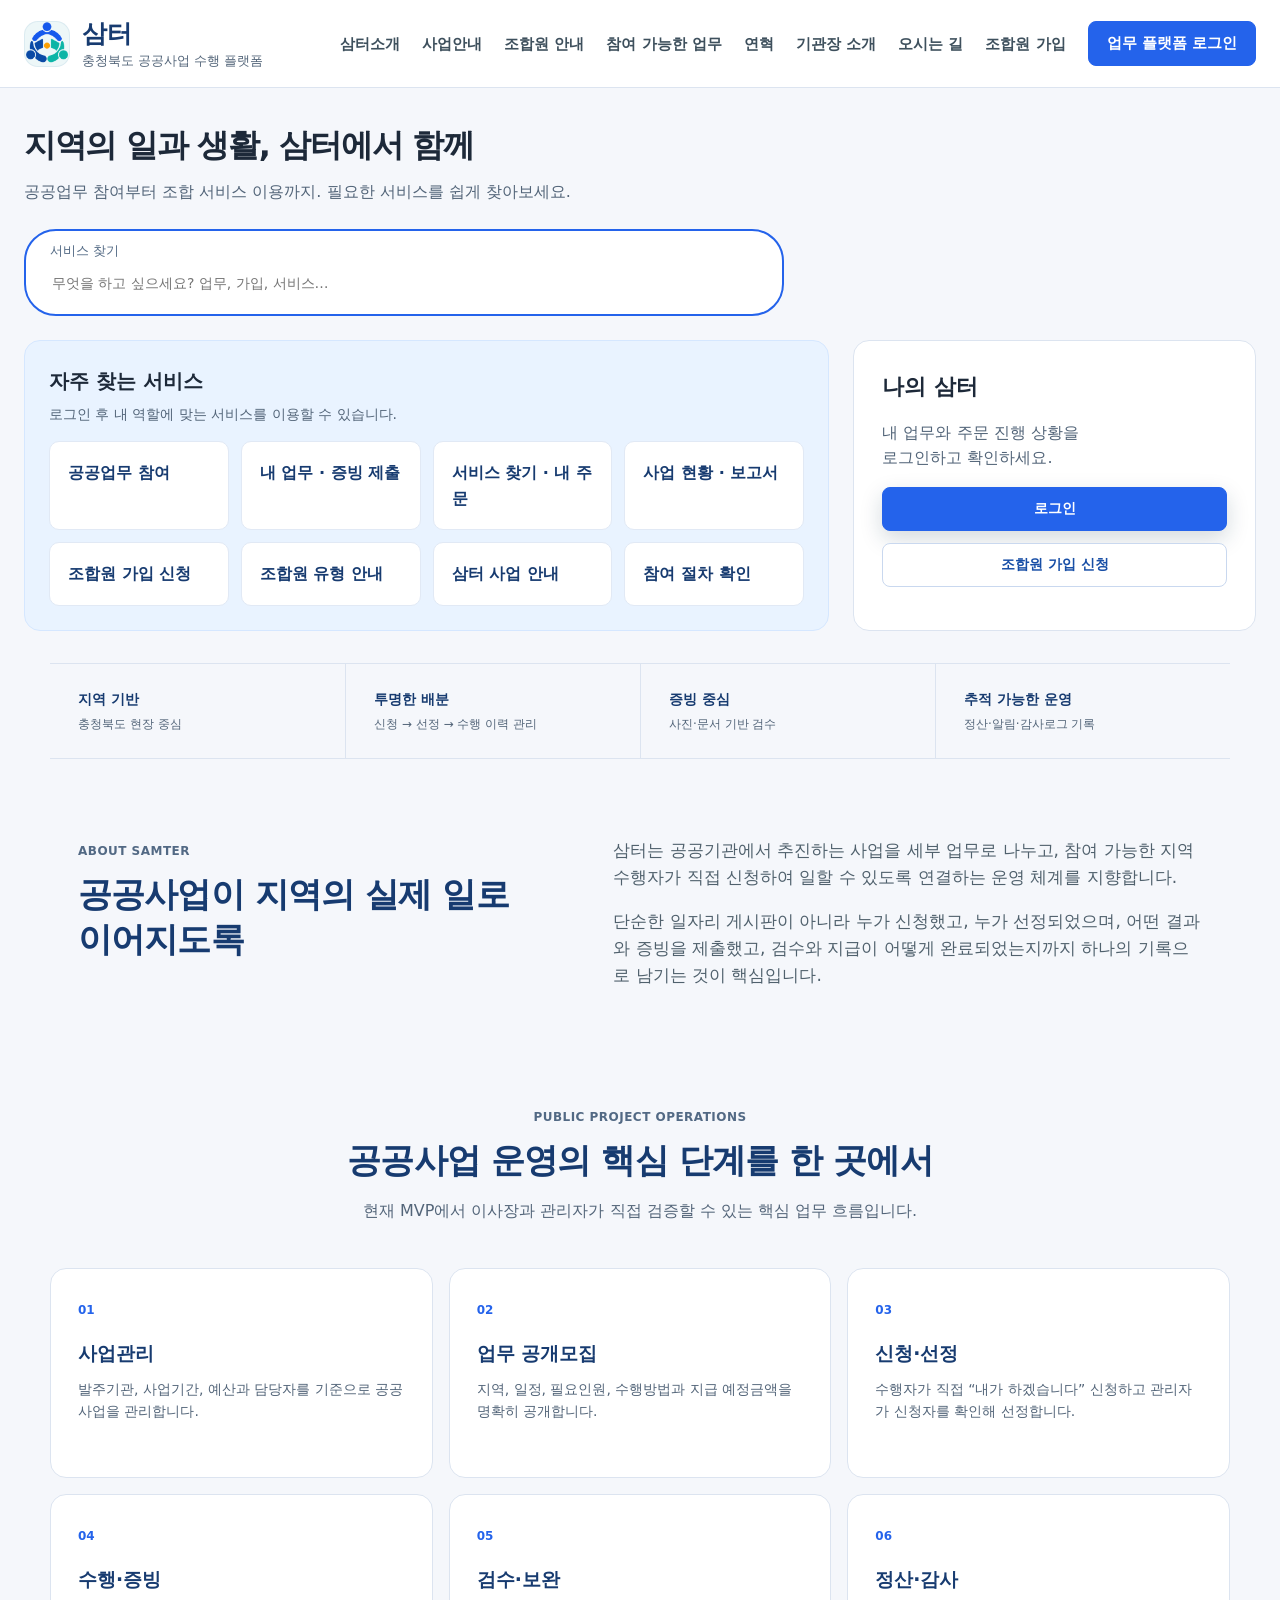
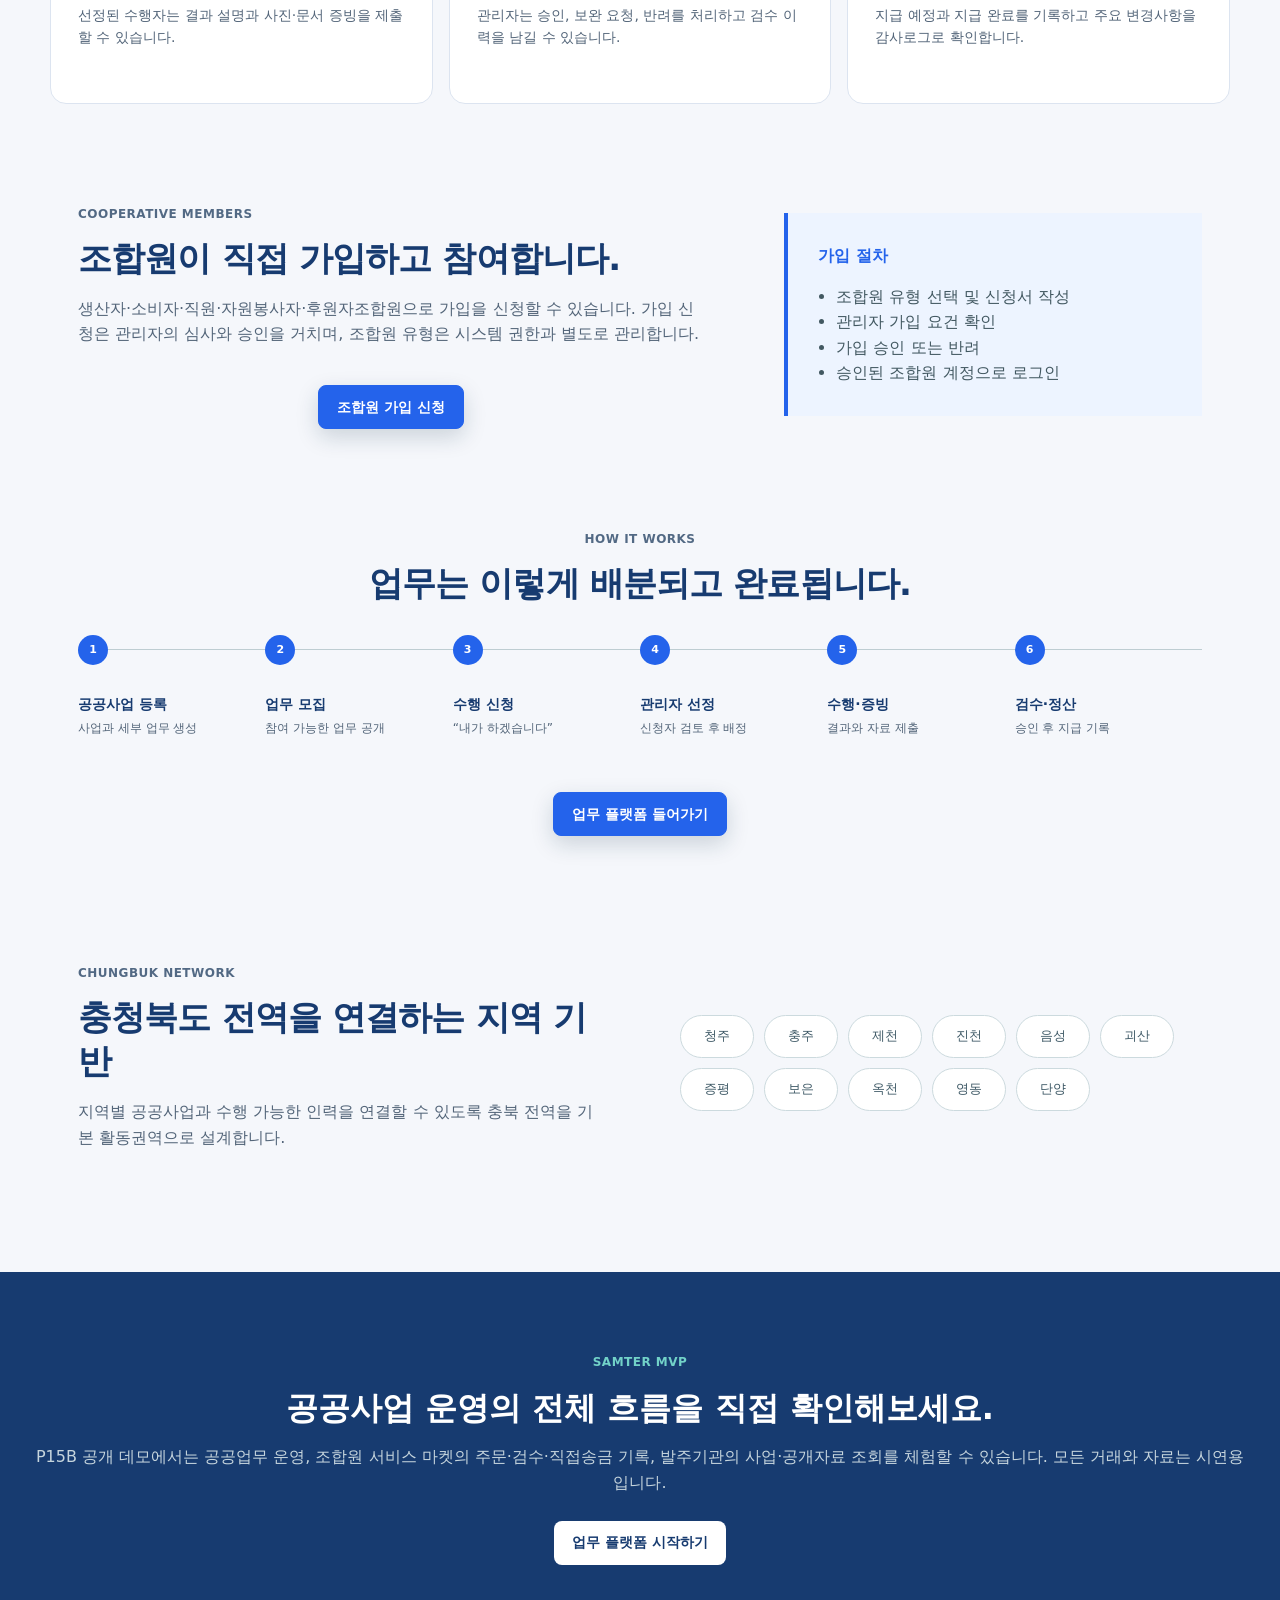
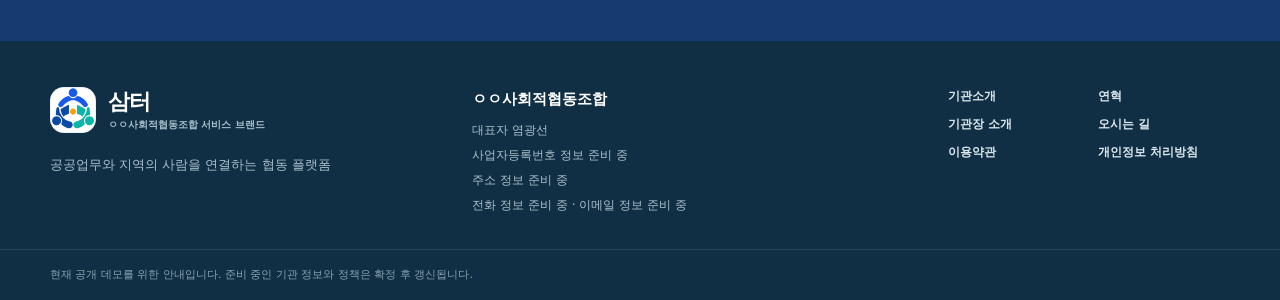
<file: index.html>
<!doctype html>
<html lang="ko">
<head>
  <meta charset="UTF-8">
  <meta name="viewport" content="width=device-width, initial-scale=1.0">
  <meta name="description" content="충청북도를 기반으로 공공사업과 지역의 사람을 연결하는 삼터 공공업무 협동 플랫폼">
  <title>삼터 | 충청북도 공공사업 수행 플랫폼</title>
  <link rel="stylesheet" href="./home.css">
  <link rel="stylesheet" href="./portal.css">
  <link rel="stylesheet" href="./site_info.css">
  <script src="./portal.js" defer></script>
  <script type="module" src="./site_info.js"></script>
</head>
<body>
  <header class="site-header">
    <a class="home-brand" href="./index.html" aria-label="삼터 홈">
      <span class="brand-symbol">三</span>
      <span class="brand-copy"><strong>삼터</strong><small>충청북도 공공사업 수행 플랫폼</small></span>
    </a>
    <nav class="site-nav" aria-label="주요 메뉴">
      <a href="#about">삼터소개</a>
      <a href="#business">사업안내</a>
      <a href="#membership">조합원 안내</a>
      <a href="#process">참여 가능한 업무</a>
      <a href="./join.html">조합원 가입</a>
      <a class="nav-login" href="./app.html">업무 플랫폼 로그인</a>
    </nav>
  </header>

  <main>
    <section class="hero" aria-labelledby="hero-title">
      <div class="hero-copy">
        <span class="eyebrow">CHUNGCHEONGBUK-DO · PUBLIC WORK</span>
        <h1 id="hero-title">지역의 일과 사람을 연결합니다.</h1>
        <p class="hero-lead">
          삼터는 충청북도를 기반으로 공공사업의 세부 업무를 지역의 수행자와 연결하고,
          사업 등록부터 업무 모집·수행·증빙·검수·정산까지 한 흐름으로 관리하는 플랫폼입니다.
        </p>
        <div class="hero-actions">
          <a class="button primary" href="./app.html">참여 가능한 업무 보기</a>
          <a class="button secondary" href="./join.html">조합원 가입</a>
          <a class="button secondary" href="./app.html">업무 플랫폼 로그인</a>
        </div>
        <p class="hero-note">가입 신청 후 관리자 심사·승인을 거쳐 조합원 계정이 활성화됩니다.</p>
      </div>
      <aside class="hero-panel" aria-label="삼터 운영 흐름">
        <span class="panel-kicker">SAMTER WORKFLOW</span>
        <h2>공공사업을 실제 수행까지 연결</h2>
        <ol class="workflow-list">
          <li><span>01</span><div><strong>사업 등록</strong><small>공공기관 사업과 예산·기간을 관리</small></div></li>
          <li><span>02</span><div><strong>업무 모집</strong><small>지역·기간·인원·지급액을 공개</small></div></li>
          <li><span>03</span><div><strong>수행</strong><small>신청자 선정 후 실제 업무 진행</small></div></li>
          <li><span>04</span><div><strong>증빙 · 검수</strong><small>사진·문서 제출과 보완·승인</small></div></li>
          <li><span>05</span><div><strong>정산</strong><small>지급대상과 지급완료 상태를 기록</small></div></li>
        </ol>
      </aside>
    </section>

    <section class="trust-strip" aria-label="운영 원칙">
      <div><strong>지역 기반</strong><span>충청북도 현장 중심</span></div>
      <div><strong>투명한 배분</strong><span>신청 → 선정 → 수행 이력 관리</span></div>
      <div><strong>증빙 중심</strong><span>사진·문서 기반 검수</span></div>
      <div><strong>추적 가능한 운영</strong><span>정산·알림·감사로그 기록</span></div>
    </section>

    <section id="about" class="section split-section">
      <div class="section-heading">
        <span class="eyebrow">ABOUT SAMTER</span>
        <h2>공공사업이 지역의 실제 일로 이어지도록</h2>
      </div>
      <div class="section-body">
        <p>
          삼터는 공공기관에서 추진하는 사업을 세부 업무로 나누고, 참여 가능한 지역 수행자가
          직접 신청하여 일할 수 있도록 연결하는 운영 체계를 지향합니다.
        </p>
        <p>
          단순한 일자리 게시판이 아니라 누가 신청했고, 누가 선정되었으며, 어떤 결과와 증빙을
          제출했고, 검수와 지급이 어떻게 완료되었는지까지 하나의 기록으로 남기는 것이 핵심입니다.
        </p>
      </div>
    </section>

    <section id="business" class="section soft-section">
      <div class="section-heading centered">
        <span class="eyebrow">PUBLIC PROJECT OPERATIONS</span>
        <h2>공공사업 운영의 핵심 단계를 한 곳에서</h2>
        <p>현재 MVP에서 이사장과 관리자가 직접 검증할 수 있는 핵심 업무 흐름입니다.</p>
      </div>
      <div class="feature-grid">
        <article><span class="feature-no">01</span><h3>사업관리</h3><p>발주기관, 사업기간, 예산과 담당자를 기준으로 공공사업을 관리합니다.</p></article>
        <article><span class="feature-no">02</span><h3>업무 공개모집</h3><p>지역, 일정, 필요인원, 수행방법과 지급 예정금액을 명확히 공개합니다.</p></article>
        <article><span class="feature-no">03</span><h3>신청·선정</h3><p>수행자가 직접 “내가 하겠습니다” 신청하고 관리자가 신청자를 확인해 선정합니다.</p></article>
        <article><span class="feature-no">04</span><h3>수행·증빙</h3><p>선정된 수행자는 결과 설명과 사진·문서 증빙을 제출할 수 있습니다.</p></article>
        <article><span class="feature-no">05</span><h3>검수·보완</h3><p>관리자는 승인, 보완 요청, 반려를 처리하고 검수 이력을 남길 수 있습니다.</p></article>
        <article><span class="feature-no">06</span><h3>정산·감사</h3><p>지급 예정과 지급 완료를 기록하고 주요 변경사항을 감사로그로 확인합니다.</p></article>
      </div>
    </section>

    <section id="membership" class="section membership-section">
      <div>
        <span class="eyebrow">COOPERATIVE MEMBERS</span>
        <h2>조합원이 직접 가입하고 참여합니다.</h2>
        <p>
          생산자·소비자·직원·자원봉사자·후원자조합원으로 가입을 신청할 수 있습니다.
          가입 신청은 관리자의 심사와 승인을 거치며, 조합원 유형은 시스템 권한과 별도로 관리합니다.
        </p>
        <div class="center-actions membership-actions"><a class="button primary" href="./join.html">조합원 가입 신청</a></div>
      </div>
      <div class="membership-card">
        <strong>가입 절차</strong>
        <ul>
          <li>조합원 유형 선택 및 신청서 작성</li>
          <li>관리자 가입 요건 확인</li>
          <li>가입 승인 또는 반려</li>
          <li>승인된 조합원 계정으로 로그인</li>
        </ul>
      </div>
    </section>

    <section id="process" class="section process-section">
      <div class="section-heading centered">
        <span class="eyebrow">HOW IT WORKS</span>
        <h2>업무는 이렇게 배분되고 완료됩니다.</h2>
      </div>
      <div class="process-line">
        <div><span>1</span><strong>공공사업 등록</strong><small>사업과 세부 업무 생성</small></div>
        <div><span>2</span><strong>업무 모집</strong><small>참여 가능한 업무 공개</small></div>
        <div><span>3</span><strong>수행 신청</strong><small>“내가 하겠습니다”</small></div>
        <div><span>4</span><strong>관리자 선정</strong><small>신청자 검토 후 배정</small></div>
        <div><span>5</span><strong>수행·증빙</strong><small>결과와 자료 제출</small></div>
        <div><span>6</span><strong>검수·정산</strong><small>승인 후 지급 기록</small></div>
      </div>
      <div class="center-actions"><a class="button primary" href="./app.html">업무 플랫폼 들어가기</a></div>
    </section>

    <section class="region-section">
      <div class="region-copy">
        <span class="eyebrow">CHUNGBUK NETWORK</span>
        <h2>충청북도 전역을 연결하는 지역 기반</h2>
        <p>지역별 공공사업과 수행 가능한 인력을 연결할 수 있도록 충북 전역을 기본 활동권역으로 설계합니다.</p>
      </div>
      <div class="region-tags" aria-label="충청북도 시군">
        <span>청주</span><span>충주</span><span>제천</span><span>진천</span><span>음성</span><span>괴산</span>
        <span>증평</span><span>보은</span><span>옥천</span><span>영동</span><span>단양</span>
      </div>
    </section>

    <section class="final-cta">
      <span class="eyebrow">SAMTER MVP</span>
      <h2>공공사업 운영의 전체 흐름을 직접 확인해보세요.</h2>
      <p>P15B 공개 데모에서는 공공업무 운영, 조합원 서비스 마켓의 주문·검수·직접송금 기록, 발주기관의 사업·공개자료 조회를 체험할 수 있습니다. 모든 거래와 자료는 시연용입니다.</p>
      <a class="button light" href="./app.html">업무 플랫폼 시작하기</a>
    </section>
  </main>

  <footer class="site-footer">
    <div><strong>삼터</strong><span>충청북도 기반 공공사업 수행 플랫폼</span></div>
    <p>본 페이지는 운영 검증을 위한 MVP 안내 페이지입니다.</p>
  </footer>
</body>
</html>
</file>
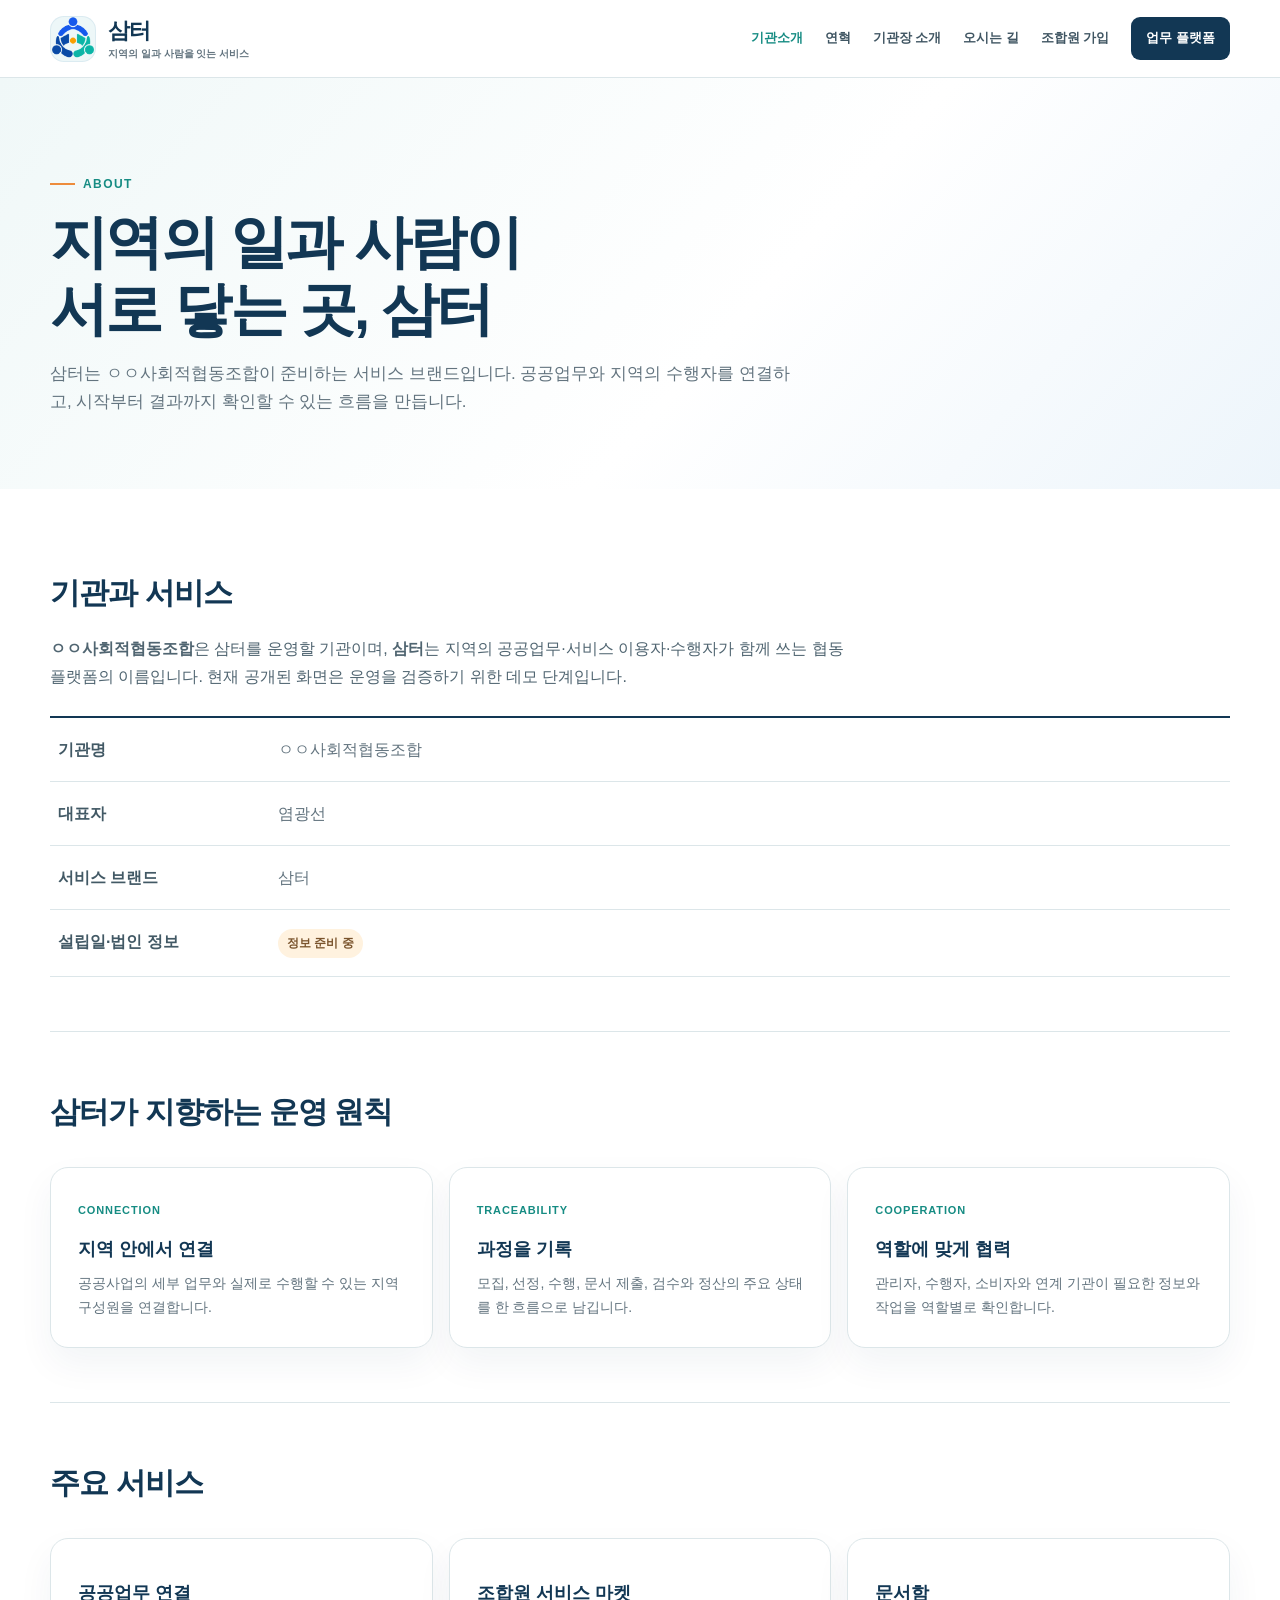
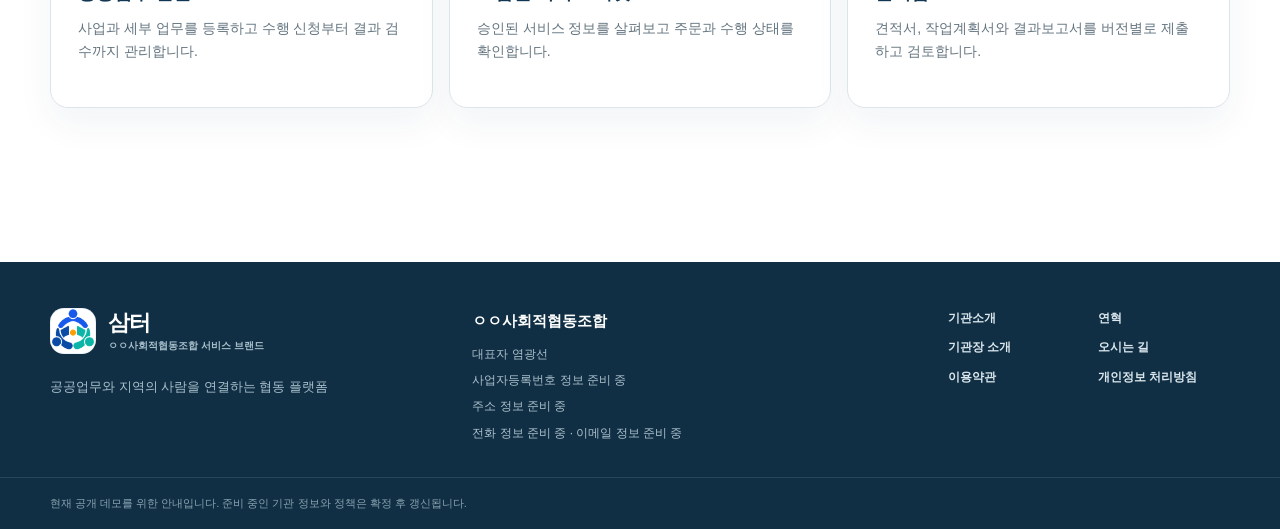
<file: about.html>
<!doctype html>
<html lang="ko">
<head>
  <meta charset="UTF-8"><meta name="viewport" content="width=device-width, initial-scale=1.0">
  <meta name="description" content="삼터 서비스와 ㅇㅇ사회적협동조합 기관 소개">
  <title>기관소개 | 삼터</title><link rel="stylesheet" href="./site_info.css"><script type="module" src="./site_info.js"></script>
</head>
<body class="institution-page">
  <div data-samter-site-header></div>
  <main>
    <section class="info-hero"><span class="info-kicker">ABOUT</span><h1>지역의 일과 사람이<br>서로 닿는 곳, 삼터</h1><p>삼터는 ㅇㅇ사회적협동조합이 준비하는 서비스 브랜드입니다. 공공업무와 지역의 수행자를 연결하고, 시작부터 결과까지 확인할 수 있는 흐름을 만듭니다.</p></section>
    <div class="info-content">
      <section class="info-section"><h2>기관과 서비스</h2><p><strong>ㅇㅇ사회적협동조합</strong>은 삼터를 운영할 기관이며, <strong>삼터</strong>는 지역의 공공업무·서비스 이용자·수행자가 함께 쓰는 협동 플랫폼의 이름입니다. 현재 공개된 화면은 운영을 검증하기 위한 데모 단계입니다.</p>
        <dl class="fact-list"><div class="fact-row"><dt>기관명</dt><dd>ㅇㅇ사회적협동조합</dd></div><div class="fact-row"><dt>대표자</dt><dd>염광선</dd></div><div class="fact-row"><dt>서비스 브랜드</dt><dd>삼터</dd></div><div class="fact-row"><dt>설립일·법인 정보</dt><dd><span class="pending">정보 준비 중</span></dd></div></dl>
      </section>
      <section class="info-section"><h2>삼터가 지향하는 운영 원칙</h2><div class="info-grid">
        <article class="info-card"><span class="card-label">CONNECTION</span><h3>지역 안에서 연결</h3><p>공공사업의 세부 업무와 실제로 수행할 수 있는 지역 구성원을 연결합니다.</p></article>
        <article class="info-card"><span class="card-label">TRACEABILITY</span><h3>과정을 기록</h3><p>모집, 선정, 수행, 문서 제출, 검수와 정산의 주요 상태를 한 흐름으로 남깁니다.</p></article>
        <article class="info-card"><span class="card-label">COOPERATION</span><h3>역할에 맞게 협력</h3><p>관리자, 수행자, 소비자와 연계 기관이 필요한 정보와 작업을 역할별로 확인합니다.</p></article>
      </div></section>
      <section class="info-section"><h2>주요 서비스</h2><div class="info-grid">
        <article class="info-card"><h3>공공업무 연결</h3><p>사업과 세부 업무를 등록하고 수행 신청부터 결과 검수까지 관리합니다.</p></article>
        <article class="info-card"><h3>조합원 서비스 마켓</h3><p>승인된 서비스 정보를 살펴보고 주문과 수행 상태를 확인합니다.</p></article>
        <article class="info-card"><h3>문서함</h3><p>견적서, 작업계획서와 결과보고서를 버전별로 제출하고 검토합니다.</p></article>
      </div></section>
    </div>
  </main>
  <div data-samter-site-footer></div>
</body></html>
</file>
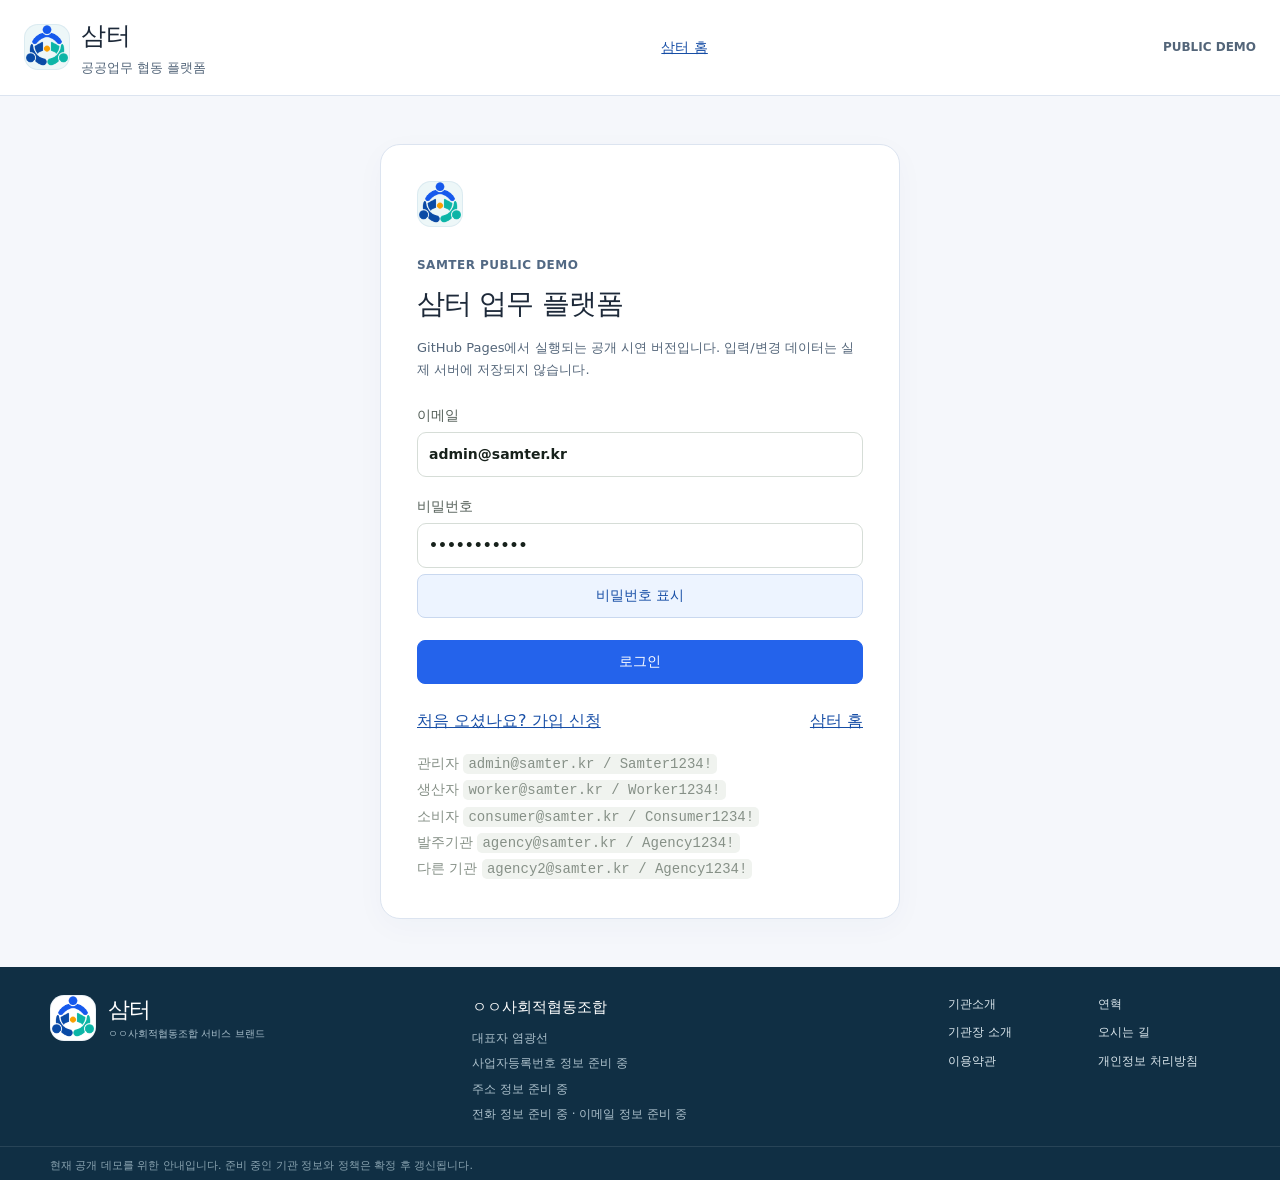
<file: app.html>
<!doctype html>
<html lang="ko">
<head>
  <meta charset="UTF-8">
  <meta name="viewport" content="width=device-width, initial-scale=1.0">
  <meta name="description" content="삼터 공공업무 협동 플랫폼 공개 데모">
  <title>삼터 업무 플랫폼 · Public Demo</title>
  <link rel="stylesheet" href="./styles.css">
  <link rel="stylesheet" href="./phase3.css">
  <link rel="stylesheet" href="./phase4.css">
  <link rel="stylesheet" href="./phase5.css">
  <link rel="stylesheet" href="./phase6.css">
  <link rel="stylesheet" href="./phase8_demo.css">
  <link rel="stylesheet" href="./phase9_demo.css">
  <link rel="stylesheet" href="./phase10_demo.css">
  <link rel="stylesheet" href="./phase11_demo.css">
  <link rel="stylesheet" href="./phase12_demo.css">
  <link rel="stylesheet" href="./phase13_demo.css">
  <link rel="stylesheet" href="./phase14_demo.css">
  <link rel="stylesheet" href="./phase15_demo.css">
  <link rel="stylesheet" href="./document_demo.css">
  <link rel="stylesheet" href="./portal.css">
  <link rel="stylesheet" href="./site_info.css">
  <script src="./portal.js" defer></script>
  <script type="module" src="./site_info.js"></script>
</head>
<body>
  <header class="topbar">
    <div class="brand"><div class="brand-mark">三</div><div><strong>삼터</strong><span>공공업무 협동 플랫폼</span></div></div>
    <div id="session-area" class="session-area"><span class="session-guest">PUBLIC DEMO</span></div>
  </header>
  <div id="notice" class="notice" hidden></div>
  <div id="app"><div class="loading">공개 데모를 불러오는 중입니다.</div></div>
  <script src="./public_demo.js"></script>
  <script src="./phase8_demo.js"></script>
  <script src="./phase9_demo.js"></script>
  <script src="./phase10_demo.js"></script>
  <script src="./phase11_demo.js"></script>
  <script src="./phase12_demo.js"></script>
  <script src="./phase13_demo.js"></script>
  <script src="./phase14_demo.js"></script>
  <script src="./phase15_model.js"></script>
  <script src="./phase15_demo.js"></script>
  <script src="./document_model.js"></script>
  <script src="./document_demo.js"></script>
</body>
</html>
</file>
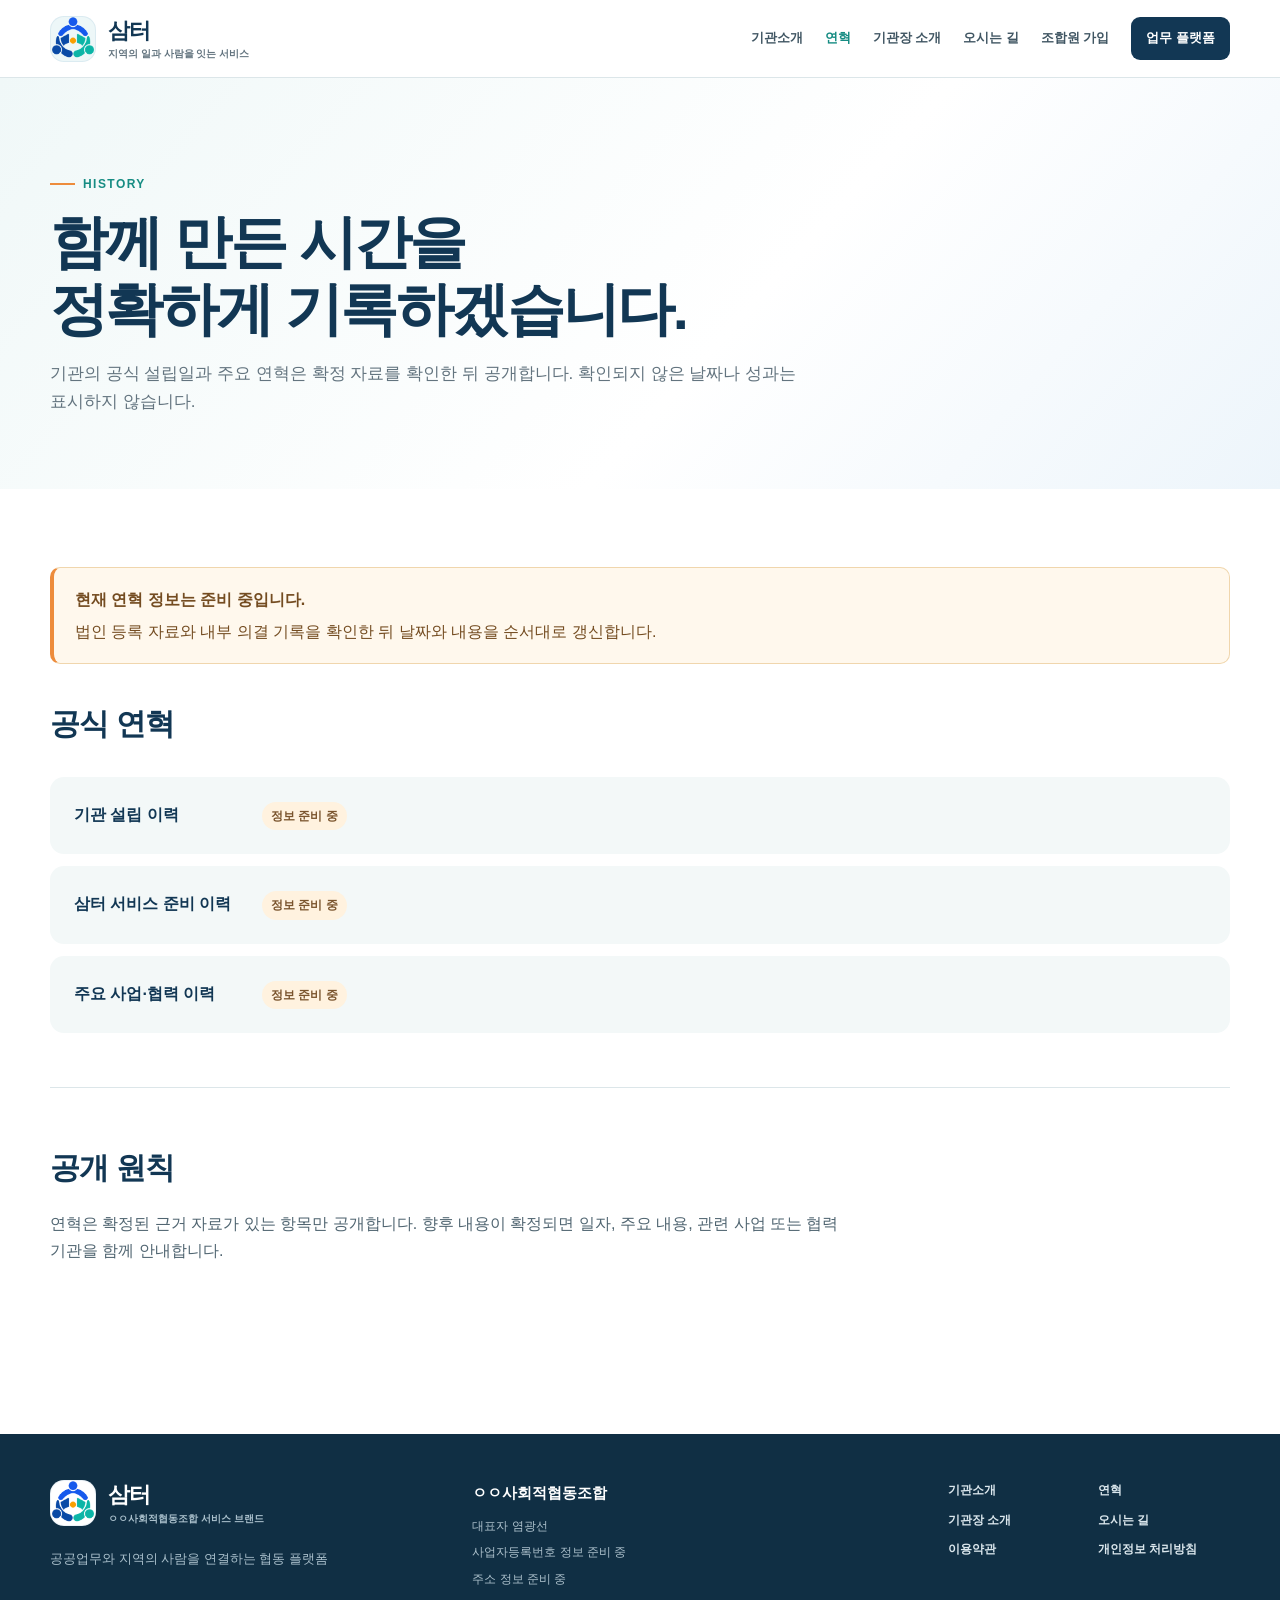
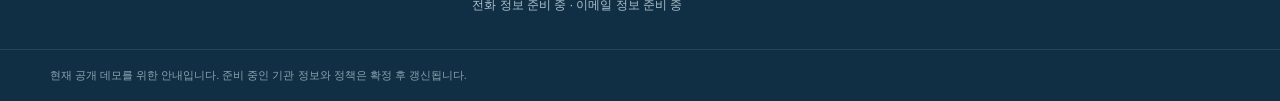
<file: history.html>
<!doctype html>
<html lang="ko"><head><meta charset="UTF-8"><meta name="viewport" content="width=device-width, initial-scale=1.0"><meta name="description" content="ㅇㅇ사회적협동조합과 삼터 연혁"><title>연혁 | 삼터</title><link rel="stylesheet" href="./site_info.css"><script type="module" src="./site_info.js"></script></head>
<body class="institution-page"><div data-samter-site-header></div><main>
  <section class="info-hero"><span class="info-kicker">HISTORY</span><h1>함께 만든 시간을<br>정확하게 기록하겠습니다.</h1><p>기관의 공식 설립일과 주요 연혁은 확정 자료를 확인한 뒤 공개합니다. 확인되지 않은 날짜나 성과는 표시하지 않습니다.</p></section>
  <div class="info-content"><section class="info-section"><div class="draft-banner"><strong>현재 연혁 정보는 준비 중입니다.</strong>법인 등록 자료와 내부 의결 기록을 확인한 뒤 날짜와 내용을 순서대로 갱신합니다.</div><h2>공식 연혁</h2><div class="empty-history">
    <div class="history-row"><strong>기관 설립 이력</strong><p><span class="pending">정보 준비 중</span></p></div>
    <div class="history-row"><strong>삼터 서비스 준비 이력</strong><p><span class="pending">정보 준비 중</span></p></div>
    <div class="history-row"><strong>주요 사업·협력 이력</strong><p><span class="pending">정보 준비 중</span></p></div>
  </div></section><section class="info-section"><h2>공개 원칙</h2><p>연혁은 확정된 근거 자료가 있는 항목만 공개합니다. 향후 내용이 확정되면 일자, 주요 내용, 관련 사업 또는 협력 기관을 함께 안내합니다.</p></section></div>
</main><div data-samter-site-footer></div></body></html>
</file>
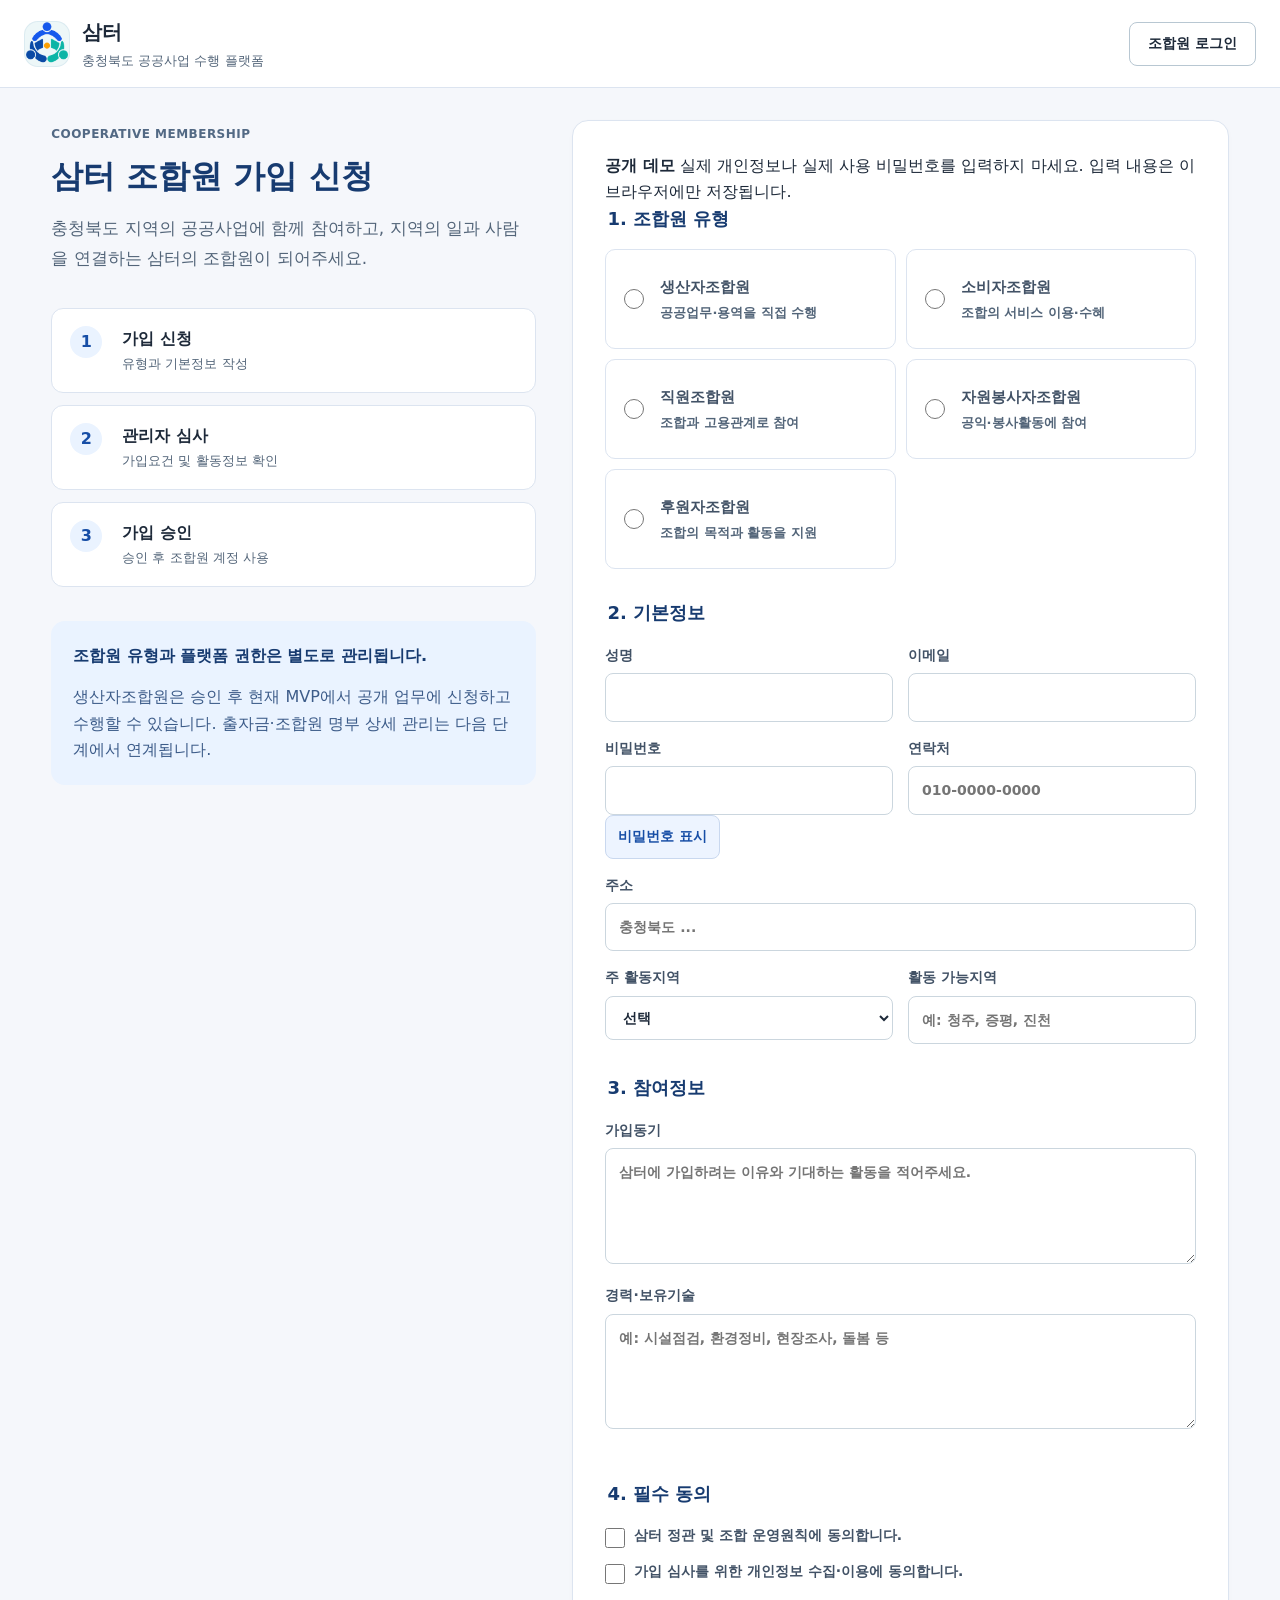
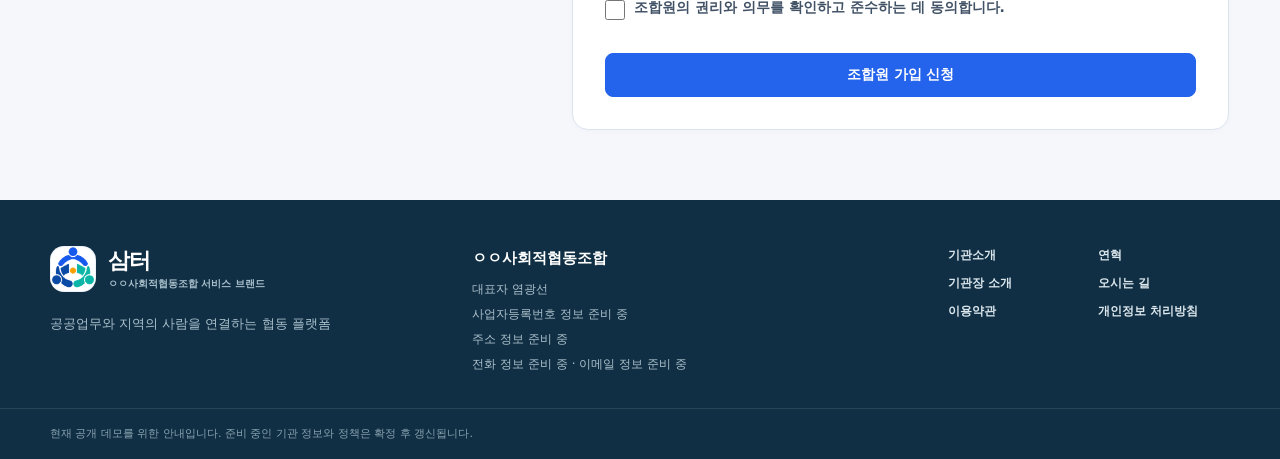
<file: join.html>
<!doctype html>
<html lang="ko">
<head>
  <meta charset="UTF-8">
  <meta name="viewport" content="width=device-width, initial-scale=1.0">
  <meta name="description" content="삼터 사회적협동조합 조합원 가입 신청">
  <title>조합원 가입 | 삼터</title>
  <link rel="stylesheet" href="./join.css">
  <link rel="stylesheet" href="./portal.css">
  <link rel="stylesheet" href="./site_info.css">
  <script src="./portal.js" defer></script>
  <script type="module" src="./site_info.js"></script>
</head>
<body>
  <header class="join-header">
    <a class="join-brand" href="./index.html"><span>三</span><div><strong>삼터</strong><small>충청북도 공공사업 수행 플랫폼</small></div></a>
    <a class="login-link" href="./app.html">조합원 로그인</a>
  </header>

  <main class="join-layout">
    <section class="join-intro">
      <span class="eyebrow">COOPERATIVE MEMBERSHIP</span>
      <h1>삼터 조합원 가입 신청</h1>
      <p>충청북도 지역의 공공사업에 함께 참여하고, 지역의 일과 사람을 연결하는 삼터의 조합원이 되어주세요.</p>
      <div class="join-flow">
        <div><span>1</span><strong>가입 신청</strong><small>유형과 기본정보 작성</small></div>
        <div><span>2</span><strong>관리자 심사</strong><small>가입요건 및 활동정보 확인</small></div>
        <div><span>3</span><strong>가입 승인</strong><small>승인 후 조합원 계정 사용</small></div>
      </div>
      <aside class="join-notice">
        <strong>조합원 유형과 플랫폼 권한은 별도로 관리됩니다.</strong>
        <p>생산자조합원은 승인 후 현재 MVP에서 공개 업무에 신청하고 수행할 수 있습니다. 출자금·조합원 명부 상세 관리는 다음 단계에서 연계됩니다.</p>
      </aside>
    </section>

    <section class="join-card">
      <div class="demo-warning"><strong>공개 데모</strong> 실제 개인정보나 실제 사용 비밀번호를 입력하지 마세요. 입력 내용은 이 브라우저에만 저장됩니다.</div>
      <form id="membership-form">
        <fieldset>
          <legend>1. 조합원 유형</legend>
          <div class="type-grid">
            <label><input type="radio" name="membership_type" value="PRODUCER" required><span><strong>생산자조합원</strong><small>공공업무·용역을 직접 수행</small></span></label>
            <label><input type="radio" name="membership_type" value="CONSUMER"><span><strong>소비자조합원</strong><small>조합의 서비스 이용·수혜</small></span></label>
            <label><input type="radio" name="membership_type" value="EMPLOYEE"><span><strong>직원조합원</strong><small>조합과 고용관계로 참여</small></span></label>
            <label><input type="radio" name="membership_type" value="VOLUNTEER"><span><strong>자원봉사자조합원</strong><small>공익·봉사활동에 참여</small></span></label>
            <label><input type="radio" name="membership_type" value="SUPPORTER"><span><strong>후원자조합원</strong><small>조합의 목적과 활동을 지원</small></span></label>
          </div>
        </fieldset>

        <fieldset>
          <legend>2. 기본정보</legend>
          <div class="form-grid">
            <label>성명<input name="name" required maxlength="100"></label>
            <label>이메일<input name="email" type="email" required autocomplete="email"></label>
            <label>비밀번호<input name="password" type="password" required minlength="8" autocomplete="new-password"></label>
            <label>연락처<input name="phone" placeholder="010-0000-0000"></label>
            <label class="wide">주소<input name="address" placeholder="충청북도 ..."></label>
            <label>주 활동지역<select name="region" required><option value="">선택</option><option>청주시</option><option>충주시</option><option>제천시</option><option>진천군</option><option>음성군</option><option>괴산군</option><option>증평군</option><option>보은군</option><option>옥천군</option><option>영동군</option><option>단양군</option></select></label>
            <label>활동 가능지역<input name="available_areas" placeholder="예: 청주, 증평, 진천"></label>
          </div>
        </fieldset>

        <fieldset>
          <legend>3. 참여정보</legend>
          <label>가입동기<textarea name="motivation" rows="4" placeholder="삼터에 가입하려는 이유와 기대하는 활동을 적어주세요."></textarea></label>
          <label>경력·보유기술<textarea name="skills" rows="4" placeholder="예: 시설점검, 환경정비, 현장조사, 돌봄 등"></textarea></label>
        </fieldset>

        <fieldset>
          <legend>4. 필수 동의</legend>
          <div class="agreements">
            <label><input type="checkbox" name="agreed_bylaws" required> 삼터 정관 및 조합 운영원칙에 동의합니다.</label>
            <label><input type="checkbox" name="agreed_privacy" required> 가입 심사를 위한 개인정보 수집·이용에 동의합니다.</label>
            <label><input type="checkbox" name="agreed_member_duties" required> 조합원의 권리와 의무를 확인하고 준수하는 데 동의합니다.</label>
          </div>
        </fieldset>

        <div id="join-result" class="join-result" hidden></div>
        <button class="submit-button" type="submit">조합원 가입 신청</button>
      </form>
    </section>
  </main>
  <script type="module" src="./join_demo.js"></script>
</body>
</html>
</file>
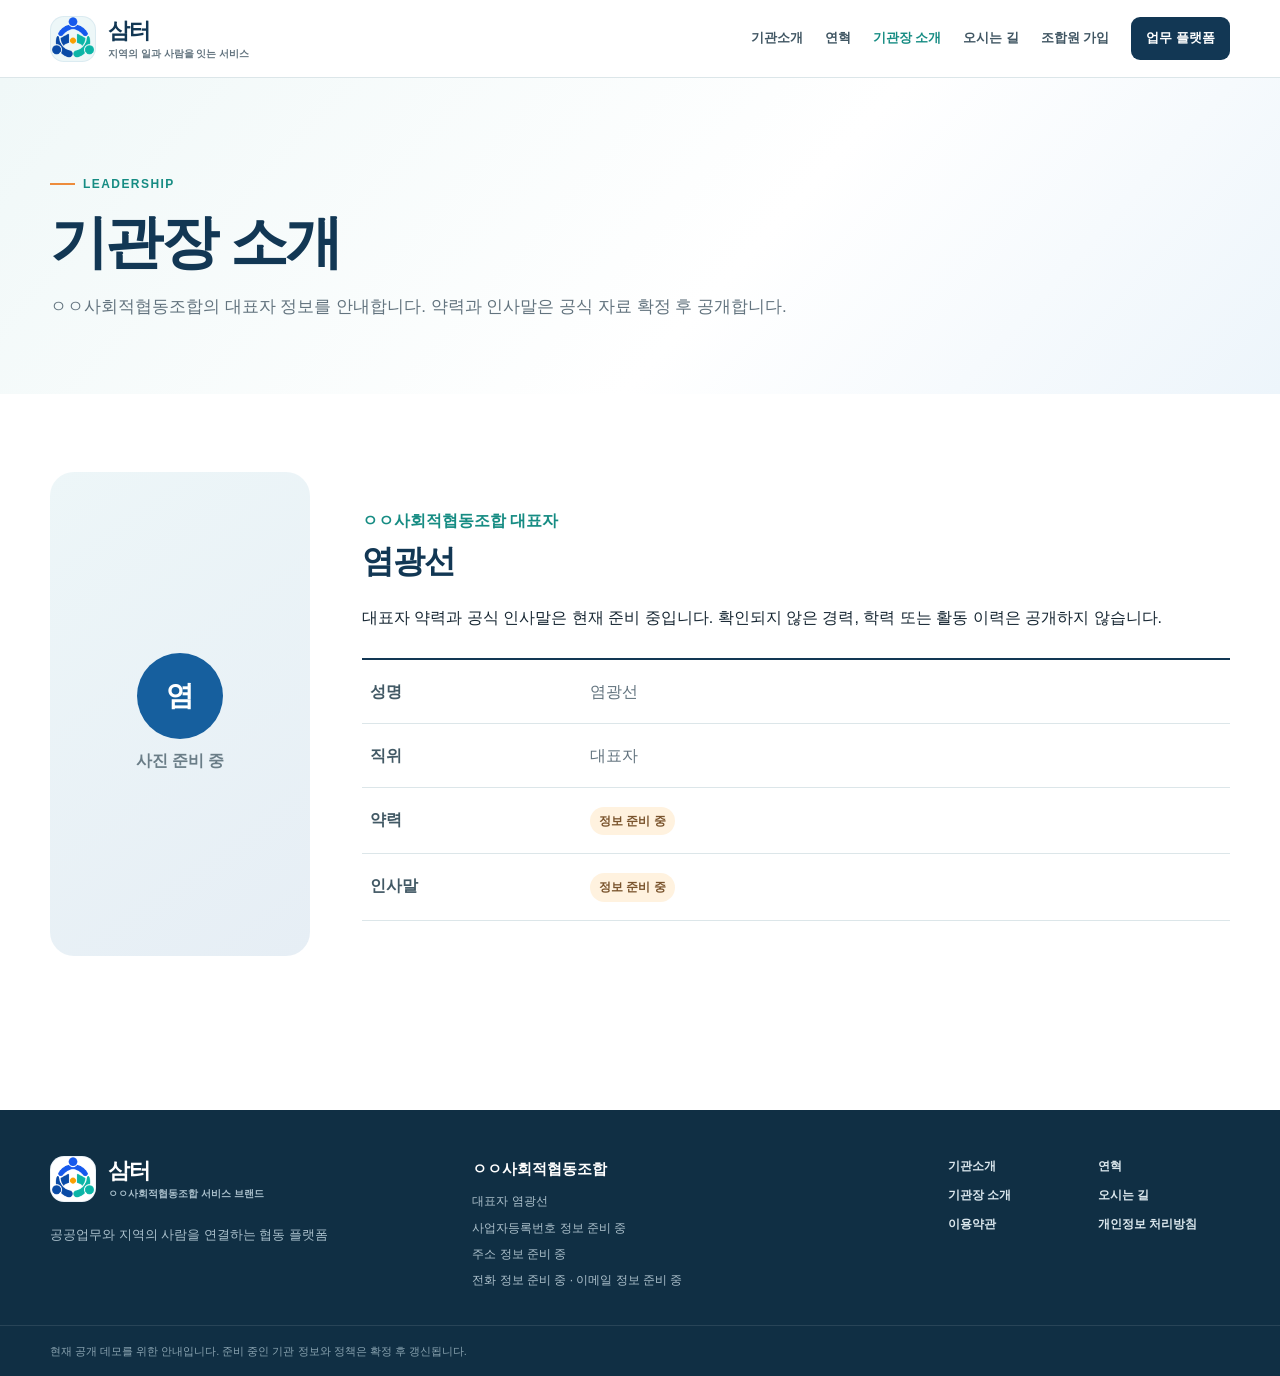
<file: leader.html>
<!doctype html>
<html lang="ko"><head><meta charset="UTF-8"><meta name="viewport" content="width=device-width, initial-scale=1.0"><meta name="description" content="ㅇㅇ사회적협동조합 대표자 소개"><title>기관장 소개 | 삼터</title><link rel="stylesheet" href="./site_info.css"><script type="module" src="./site_info.js"></script></head>
<body class="institution-page"><div data-samter-site-header></div><main>
  <section class="info-hero"><span class="info-kicker">LEADERSHIP</span><h1>기관장 소개</h1><p>ㅇㅇ사회적협동조합의 대표자 정보를 안내합니다. 약력과 인사말은 공식 자료 확정 후 공개합니다.</p></section>
  <div class="info-content"><section class="info-section"><div class="leader-panel">
    <div class="leader-placeholder" role="img" aria-label="대표자 사진 준비 중"><span>염</span><strong>사진 준비 중</strong></div>
    <div class="leader-copy"><span class="role">ㅇㅇ사회적협동조합 대표자</span><h2>염광선</h2><p>대표자 약력과 공식 인사말은 현재 준비 중입니다. 확인되지 않은 경력, 학력 또는 활동 이력은 공개하지 않습니다.</p><dl class="fact-list"><div class="fact-row"><dt>성명</dt><dd>염광선</dd></div><div class="fact-row"><dt>직위</dt><dd>대표자</dd></div><div class="fact-row"><dt>약력</dt><dd><span class="pending">정보 준비 중</span></dd></div><div class="fact-row"><dt>인사말</dt><dd><span class="pending">정보 준비 중</span></dd></div></dl></div>
  </div></section></div>
</main><div data-samter-site-footer></div></body></html>
</file>
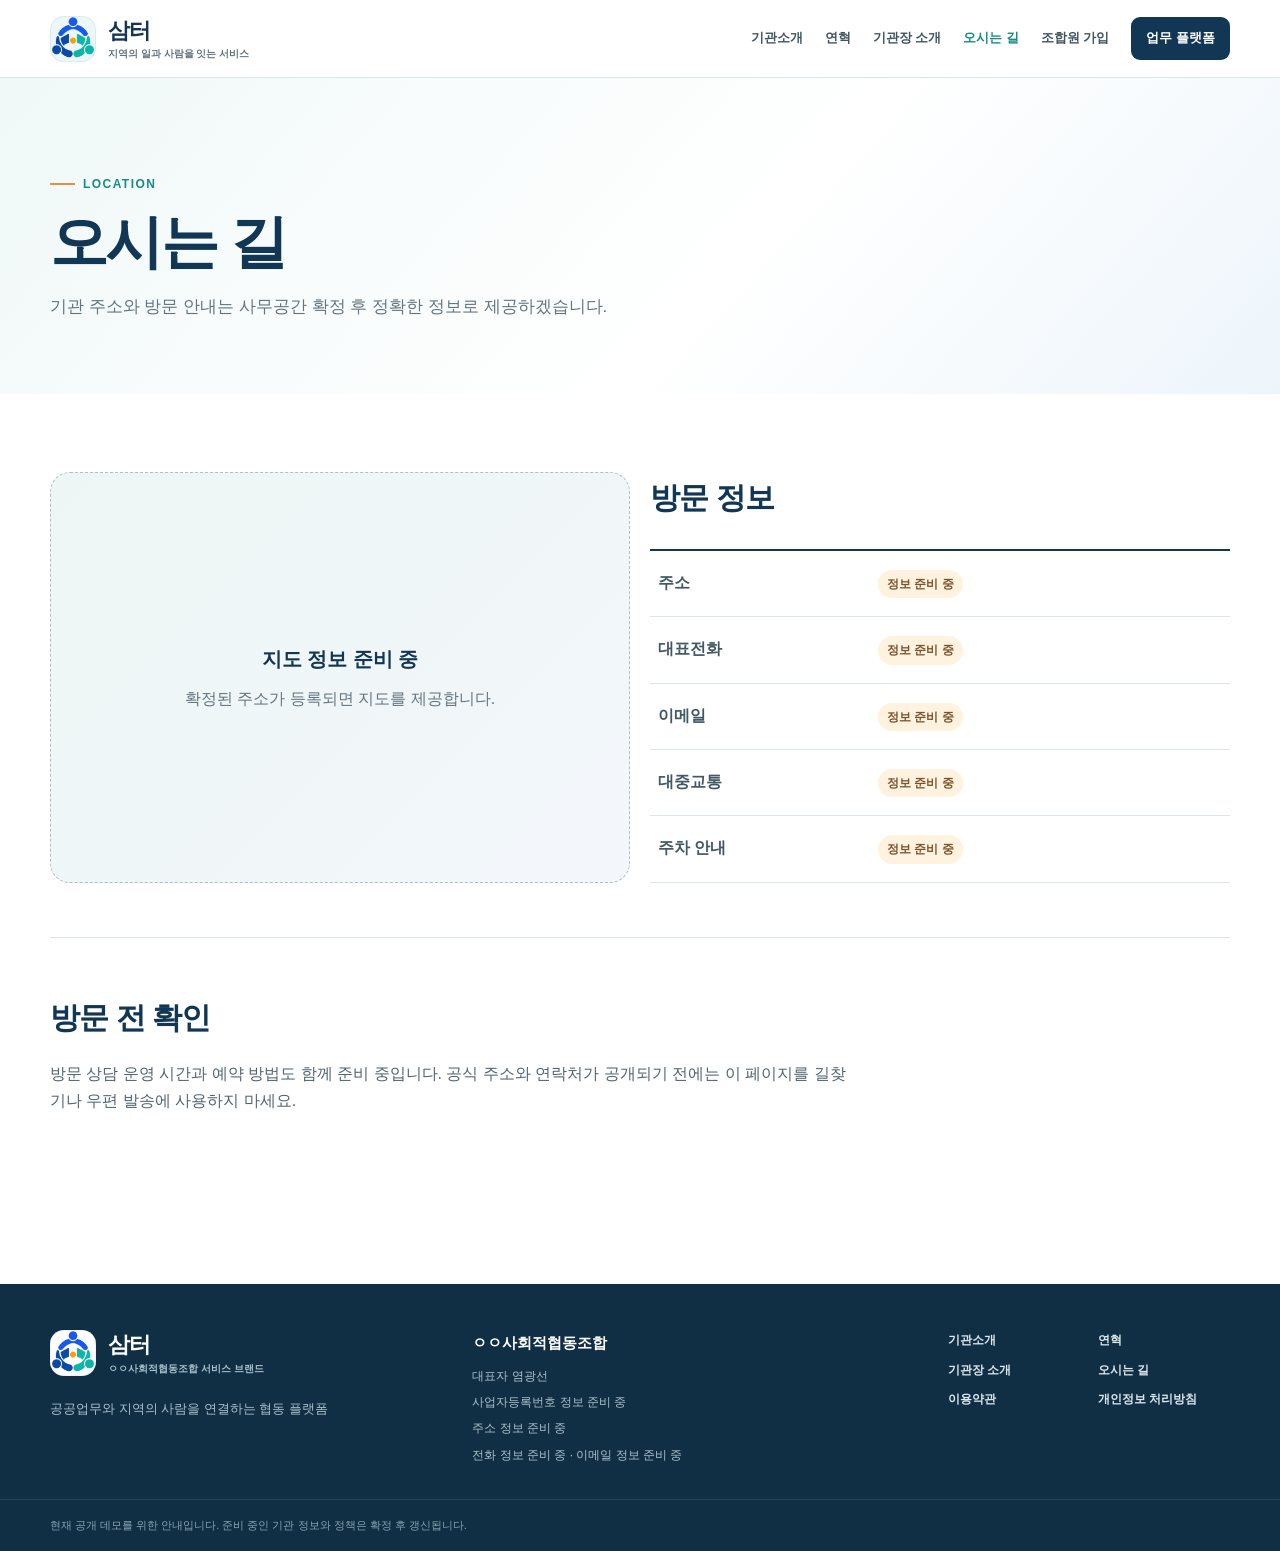
<file: location.html>
<!doctype html>
<html lang="ko"><head><meta charset="UTF-8"><meta name="viewport" content="width=device-width, initial-scale=1.0"><meta name="description" content="ㅇㅇ사회적협동조합 오시는 길"><title>오시는 길 | 삼터</title><link rel="stylesheet" href="./site_info.css"><script type="module" src="./site_info.js"></script></head>
<body class="institution-page"><div data-samter-site-header></div><main>
  <section class="info-hero"><span class="info-kicker">LOCATION</span><h1>오시는 길</h1><p>기관 주소와 방문 안내는 사무공간 확정 후 정확한 정보로 제공하겠습니다.</p></section>
  <div class="info-content"><section class="info-section"><div class="location-panel">
    <div class="map-placeholder" aria-label="지도 위치 정보 준비 중"><strong>지도 정보 준비 중</strong><span>확정된 주소가 등록되면 지도를 제공합니다.</span></div>
    <div><h2>방문 정보</h2><dl class="fact-list"><div class="fact-row"><dt>주소</dt><dd><span class="pending">정보 준비 중</span></dd></div><div class="fact-row"><dt>대표전화</dt><dd><span class="pending">정보 준비 중</span></dd></div><div class="fact-row"><dt>이메일</dt><dd><span class="pending">정보 준비 중</span></dd></div><div class="fact-row"><dt>대중교통</dt><dd><span class="pending">정보 준비 중</span></dd></div><div class="fact-row"><dt>주차 안내</dt><dd><span class="pending">정보 준비 중</span></dd></div></dl></div>
  </div></section><section class="info-section"><h2>방문 전 확인</h2><p>방문 상담 운영 시간과 예약 방법도 함께 준비 중입니다. 공식 주소와 연락처가 공개되기 전에는 이 페이지를 길찾기나 우편 발송에 사용하지 마세요.</p></section></div>
</main><div data-samter-site-footer></div></body></html>
</file>
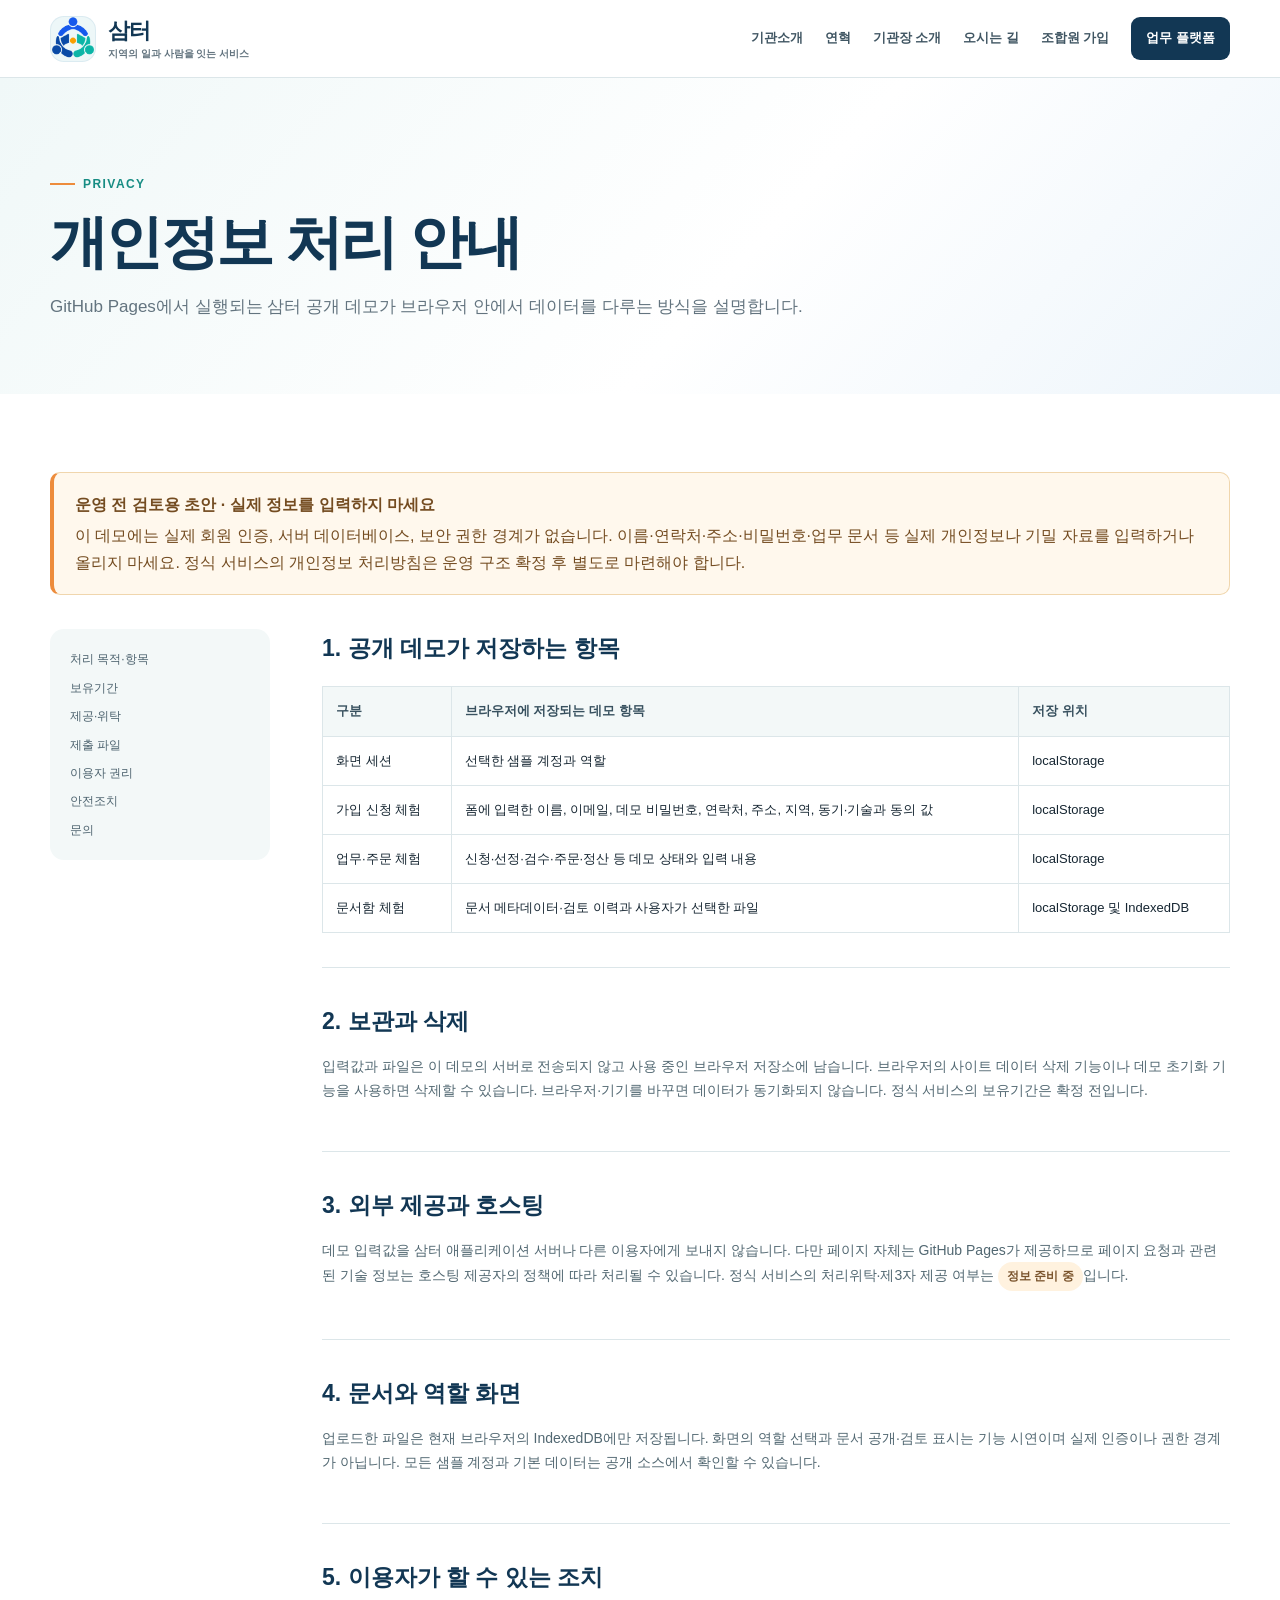
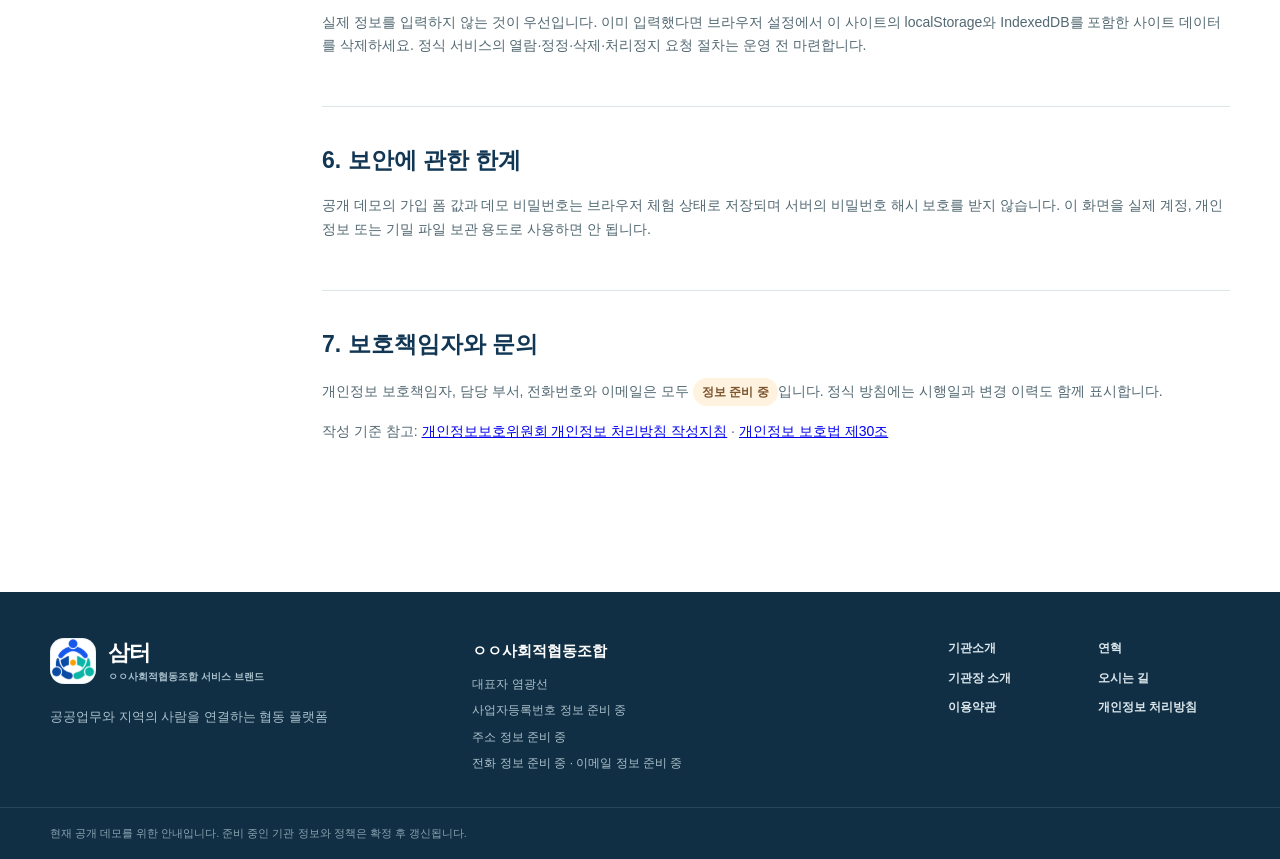
<file: privacy.html>
<!doctype html>
<html lang="ko"><head><meta charset="UTF-8"><meta name="viewport" content="width=device-width, initial-scale=1.0"><meta name="description" content="삼터 공개 데모 개인정보 처리방침 초안"><title>개인정보 처리방침 초안 | 삼터</title><link rel="stylesheet" href="./site_info.css"><script type="module" src="./site_info.js"></script></head>
<body class="institution-page"><div data-samter-site-header></div><main>
  <section class="info-hero"><span class="info-kicker">PRIVACY</span><h1>개인정보 처리 안내</h1><p>GitHub Pages에서 실행되는 삼터 공개 데모가 브라우저 안에서 데이터를 다루는 방식을 설명합니다.</p></section>
  <div class="info-content"><div class="draft-banner"><strong>운영 전 검토용 초안 · 실제 정보를 입력하지 마세요</strong>이 데모에는 실제 회원 인증, 서버 데이터베이스, 보안 권한 경계가 없습니다. 이름·연락처·주소·비밀번호·업무 문서 등 실제 개인정보나 기밀 자료를 입력하거나 올리지 마세요. 정식 서비스의 개인정보 처리방침은 운영 구조 확정 후 별도로 마련해야 합니다.</div>
    <div class="policy-layout"><nav class="policy-index" aria-label="처리방침 목차"><a href="#purpose">처리 목적·항목</a><a href="#retention">보유기간</a><a href="#sharing">제공·위탁</a><a href="#files">제출 파일</a><a href="#rights">이용자 권리</a><a href="#security">안전조치</a><a href="#contact">문의</a></nav>
      <section class="policy-body">
        <article id="purpose"><h2>1. 공개 데모가 저장하는 항목</h2><table class="policy-table"><thead><tr><th>구분</th><th>브라우저에 저장되는 데모 항목</th><th>저장 위치</th></tr></thead><tbody>
          <tr><td>화면 세션</td><td>선택한 샘플 계정과 역할</td><td>localStorage</td></tr>
          <tr><td>가입 신청 체험</td><td>폼에 입력한 이름, 이메일, 데모 비밀번호, 연락처, 주소, 지역, 동기·기술과 동의 값</td><td>localStorage</td></tr>
          <tr><td>업무·주문 체험</td><td>신청·선정·검수·주문·정산 등 데모 상태와 입력 내용</td><td>localStorage</td></tr>
          <tr><td>문서함 체험</td><td>문서 메타데이터·검토 이력과 사용자가 선택한 파일</td><td>localStorage 및 IndexedDB</td></tr>
        </tbody></table></article>
        <article id="retention"><h2>2. 보관과 삭제</h2><p>입력값과 파일은 이 데모의 서버로 전송되지 않고 사용 중인 브라우저 저장소에 남습니다. 브라우저의 사이트 데이터 삭제 기능이나 데모 초기화 기능을 사용하면 삭제할 수 있습니다. 브라우저·기기를 바꾸면 데이터가 동기화되지 않습니다. 정식 서비스의 보유기간은 확정 전입니다.</p></article>
        <article id="sharing"><h2>3. 외부 제공과 호스팅</h2><p>데모 입력값을 삼터 애플리케이션 서버나 다른 이용자에게 보내지 않습니다. 다만 페이지 자체는 GitHub Pages가 제공하므로 페이지 요청과 관련된 기술 정보는 호스팅 제공자의 정책에 따라 처리될 수 있습니다. 정식 서비스의 처리위탁·제3자 제공 여부는 <span class="pending">정보 준비 중</span>입니다.</p></article>
        <article id="files"><h2>4. 문서와 역할 화면</h2><p>업로드한 파일은 현재 브라우저의 IndexedDB에만 저장됩니다. 화면의 역할 선택과 문서 공개·검토 표시는 기능 시연이며 실제 인증이나 권한 경계가 아닙니다. 모든 샘플 계정과 기본 데이터는 공개 소스에서 확인할 수 있습니다.</p></article>
        <article id="rights"><h2>5. 이용자가 할 수 있는 조치</h2><p>실제 정보를 입력하지 않는 것이 우선입니다. 이미 입력했다면 브라우저 설정에서 이 사이트의 localStorage와 IndexedDB를 포함한 사이트 데이터를 삭제하세요. 정식 서비스의 열람·정정·삭제·처리정지 요청 절차는 운영 전 마련합니다.</p></article>
        <article id="security"><h2>6. 보안에 관한 한계</h2><p>공개 데모의 가입 폼 값과 데모 비밀번호는 브라우저 체험 상태로 저장되며 서버의 비밀번호 해시 보호를 받지 않습니다. 이 화면을 실제 계정, 개인정보 또는 기밀 파일 보관 용도로 사용하면 안 됩니다.</p></article>
        <article id="contact"><h2>7. 보호책임자와 문의</h2><p>개인정보 보호책임자, 담당 부서, 전화번호와 이메일은 모두 <span class="pending">정보 준비 중</span>입니다. 정식 방침에는 시행일과 변경 이력도 함께 표시합니다.</p><p>작성 기준 참고: <a href="https://www.pipc.go.kr/np/cop/bbs/selectBoardArticle.do?bbsId=BS217&amp;mCode=D010030000&amp;nttId=11134" rel="noreferrer">개인정보보호위원회 개인정보 처리방침 작성지침</a> · <a href="https://www.law.go.kr/lsLawLinkInfo.do?chrClsCd=010202&amp;lsJoLnkSeq=900078922" rel="noreferrer">개인정보 보호법 제30조</a></p></article>
      </section>
    </div>
  </div>
</main><div data-samter-site-footer></div></body></html>
</file>
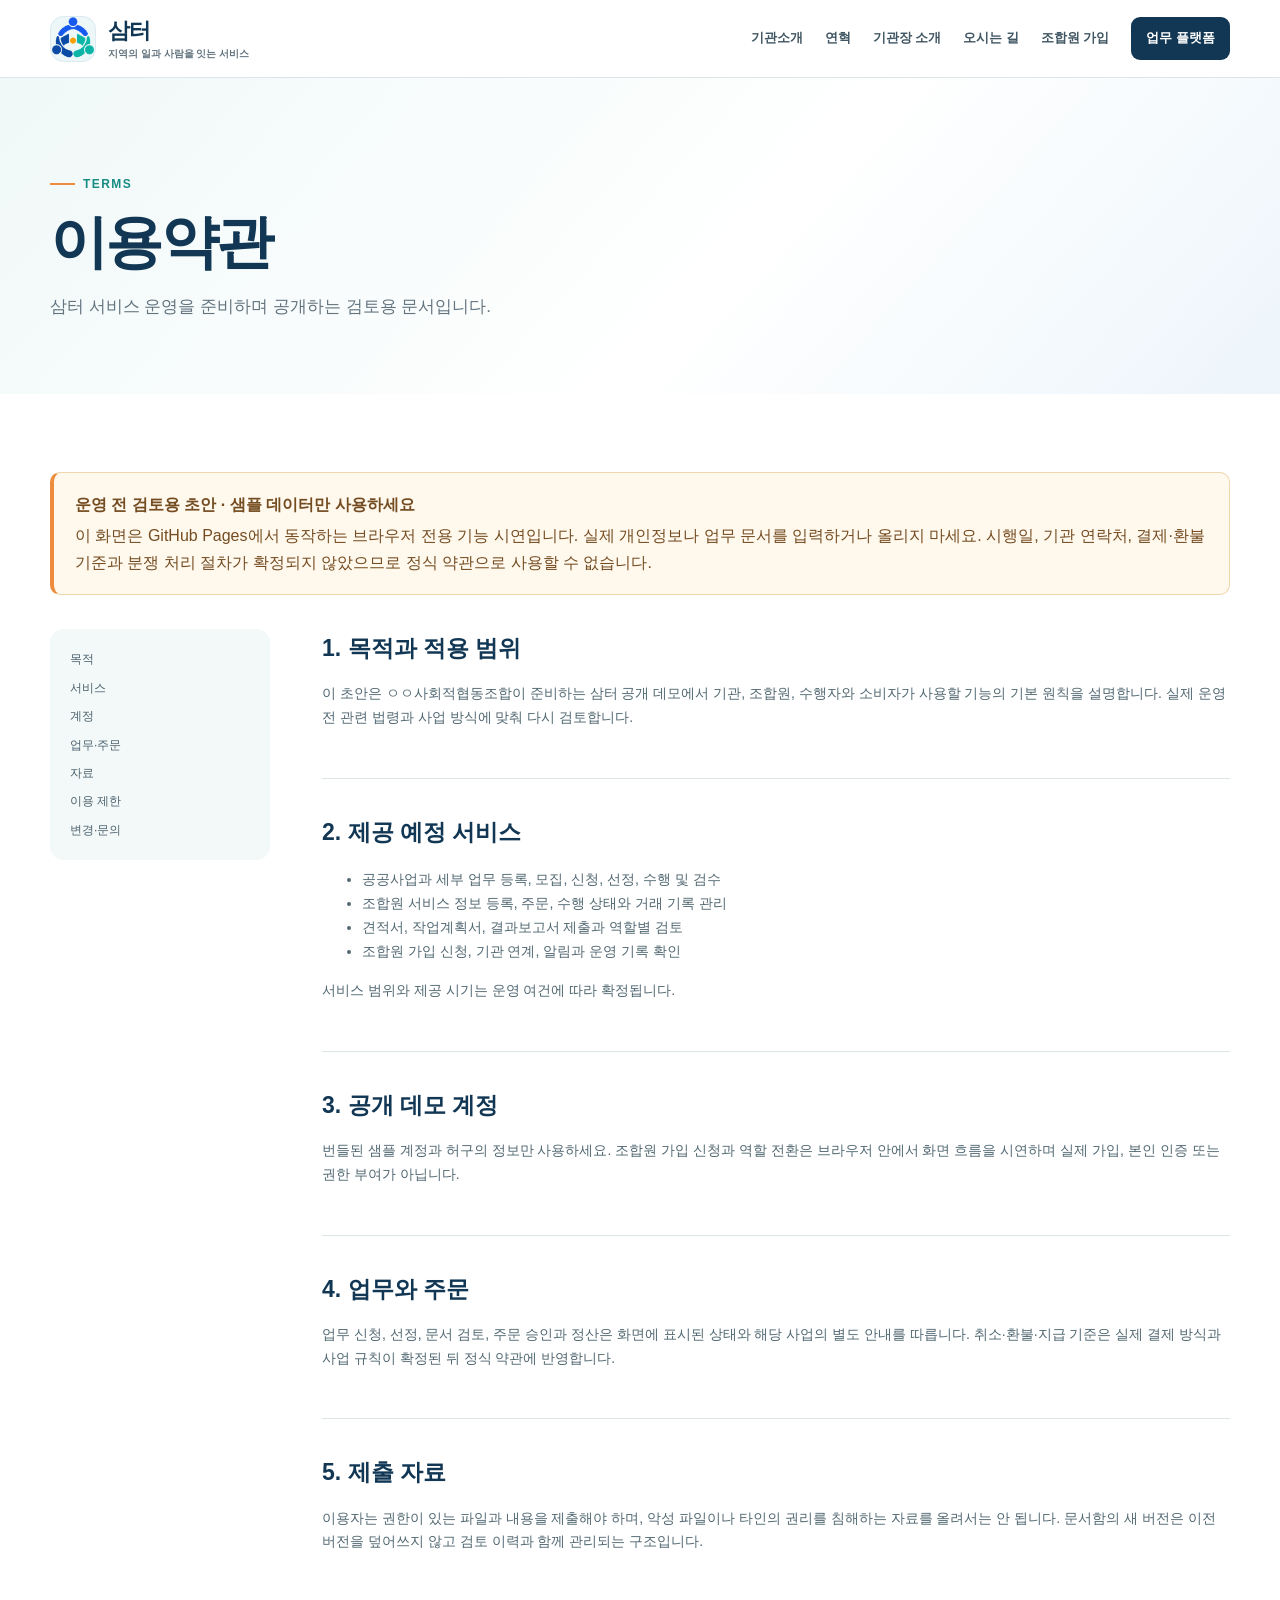
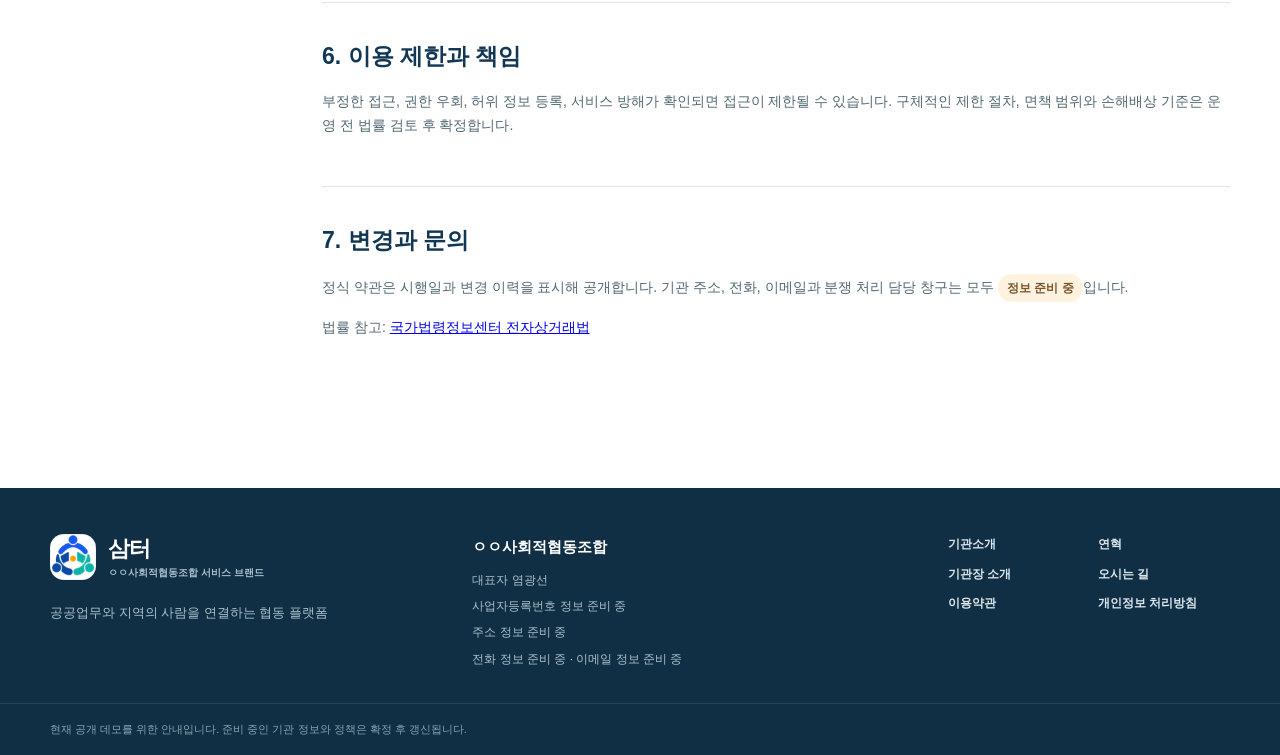
<file: terms.html>
<!doctype html>
<html lang="ko"><head><meta charset="UTF-8"><meta name="viewport" content="width=device-width, initial-scale=1.0"><meta name="description" content="삼터 공개 데모 이용약관 초안"><title>이용약관 초안 | 삼터</title><link rel="stylesheet" href="./site_info.css"><script type="module" src="./site_info.js"></script></head>
<body class="institution-page"><div data-samter-site-header></div><main>
  <section class="info-hero"><span class="info-kicker">TERMS</span><h1>이용약관</h1><p>삼터 서비스 운영을 준비하며 공개하는 검토용 문서입니다.</p></section>
  <div class="info-content"><div class="draft-banner"><strong>운영 전 검토용 초안 · 샘플 데이터만 사용하세요</strong>이 화면은 GitHub Pages에서 동작하는 브라우저 전용 기능 시연입니다. 실제 개인정보나 업무 문서를 입력하거나 올리지 마세요. 시행일, 기관 연락처, 결제·환불 기준과 분쟁 처리 절차가 확정되지 않았으므로 정식 약관으로 사용할 수 없습니다.</div>
    <div class="policy-layout"><nav class="policy-index" aria-label="약관 목차"><a href="#purpose">목적</a><a href="#service">서비스</a><a href="#account">계정</a><a href="#workflow">업무·주문</a><a href="#content">자료</a><a href="#limits">이용 제한</a><a href="#changes">변경·문의</a></nav>
      <section class="policy-body">
        <article id="purpose"><h2>1. 목적과 적용 범위</h2><p>이 초안은 ㅇㅇ사회적협동조합이 준비하는 삼터 공개 데모에서 기관, 조합원, 수행자와 소비자가 사용할 기능의 기본 원칙을 설명합니다. 실제 운영 전 관련 법령과 사업 방식에 맞춰 다시 검토합니다.</p></article>
        <article id="service"><h2>2. 제공 예정 서비스</h2><ul><li>공공사업과 세부 업무 등록, 모집, 신청, 선정, 수행 및 검수</li><li>조합원 서비스 정보 등록, 주문, 수행 상태와 거래 기록 관리</li><li>견적서, 작업계획서, 결과보고서 제출과 역할별 검토</li><li>조합원 가입 신청, 기관 연계, 알림과 운영 기록 확인</li></ul><p>서비스 범위와 제공 시기는 운영 여건에 따라 확정됩니다.</p></article>
        <article id="account"><h2>3. 공개 데모 계정</h2><p>번들된 샘플 계정과 허구의 정보만 사용하세요. 조합원 가입 신청과 역할 전환은 브라우저 안에서 화면 흐름을 시연하며 실제 가입, 본인 인증 또는 권한 부여가 아닙니다.</p></article>
        <article id="workflow"><h2>4. 업무와 주문</h2><p>업무 신청, 선정, 문서 검토, 주문 승인과 정산은 화면에 표시된 상태와 해당 사업의 별도 안내를 따릅니다. 취소·환불·지급 기준은 실제 결제 방식과 사업 규칙이 확정된 뒤 정식 약관에 반영합니다.</p></article>
        <article id="content"><h2>5. 제출 자료</h2><p>이용자는 권한이 있는 파일과 내용을 제출해야 하며, 악성 파일이나 타인의 권리를 침해하는 자료를 올려서는 안 됩니다. 문서함의 새 버전은 이전 버전을 덮어쓰지 않고 검토 이력과 함께 관리되는 구조입니다.</p></article>
        <article id="limits"><h2>6. 이용 제한과 책임</h2><p>부정한 접근, 권한 우회, 허위 정보 등록, 서비스 방해가 확인되면 접근이 제한될 수 있습니다. 구체적인 제한 절차, 면책 범위와 손해배상 기준은 운영 전 법률 검토 후 확정합니다.</p></article>
        <article id="changes"><h2>7. 변경과 문의</h2><p>정식 약관은 시행일과 변경 이력을 표시해 공개합니다. 기관 주소, 전화, 이메일과 분쟁 처리 담당 창구는 모두 <span class="pending">정보 준비 중</span>입니다.</p><p>법률 참고: <a href="https://www.law.go.kr/lsInfoP.do?lsId=009318" rel="noreferrer">국가법령정보센터 전자상거래법</a></p></article>
      </section>
    </div>
  </div>
</main><div data-samter-site-footer></div></body></html>
</file>
<file: home.css>
:root {
  --navy: #123047;
  --navy-2: #0a2436;
  --teal: #168b83;
  --teal-soft: #e8f5f2;
  --ink: #17222b;
  --muted: #62717c;
  --line: #dbe4e8;
  --paper: #ffffff;
  --soft: #f5f8f8;
  --max: 1180px;
}

* { box-sizing: border-box; }
html { scroll-behavior: smooth; }
body { margin: 0; font-family: Pretendard, "Noto Sans KR", "Apple SD Gothic Neo", Arial, sans-serif; color: var(--ink); background: var(--paper); line-height: 1.65; }
a { color: inherit; text-decoration: none; }

.site-header { position: sticky; top: 0; z-index: 20; height: 76px; display: flex; align-items: center; justify-content: space-between; gap: 28px; padding: 0 max(28px, calc((100vw - var(--max)) / 2)); background: rgba(255,255,255,.96); border-bottom: 1px solid var(--line); backdrop-filter: blur(12px); }
.home-brand { display: flex; align-items: center; gap: 12px; min-width: 245px; }
.brand-symbol { display: grid; place-items: center; width: 42px; height: 42px; border-radius: 10px; background: var(--navy); color: white; font-size: 24px; font-family: Georgia, serif; }
.brand-copy { display: flex; flex-direction: column; line-height: 1.25; }
.brand-copy strong { font-size: 20px; color: var(--navy); }
.brand-copy small { margin-top: 4px; color: var(--muted); font-size: 11px; }
.site-nav { display: flex; align-items: center; gap: 26px; font-size: 14px; font-weight: 650; color: #3e505d; }
.site-nav a:hover { color: var(--teal); }
.nav-login { padding: 11px 16px; border: 1px solid var(--navy); border-radius: 7px; background: #2463eb; color: #fff; }

.hero { max-width: var(--max); margin: 0 auto; min-height: 640px; display: grid; grid-template-columns: 1.15fr .85fr; gap: 72px; align-items: center; padding: 90px 28px 78px; }
.eyebrow { display: inline-block; color: var(--teal); font-size: 12px; font-weight: 800; letter-spacing: .14em; }
.hero h1 { margin: 15px 0 22px; color: var(--navy-2); font-size: clamp(42px, 5vw, 66px); line-height: 1.13; letter-spacing: -.045em; }
.hero-lead { max-width: 680px; margin: 0; color: #536572; font-size: 18px; }
.hero-actions { display: flex; gap: 12px; margin-top: 34px; }
.button { display: inline-flex; align-items: center; justify-content: center; min-height: 48px; padding: 0 22px; border-radius: 7px; font-weight: 750; transition: transform .15s ease, box-shadow .15s ease; }
.button:hover { transform: translateY(-1px); }
.button.primary { color: white; background: var(--navy); box-shadow: 0 8px 22px rgba(18,48,71,.18); }
.button.secondary { border: 1px solid #b9c8cf; color: var(--navy); background: white; }
.button.light { background: white; color: var(--navy); }
.hero-note { margin-top: 14px; font-size: 12px; color: #7b8a93; }
.hero-panel { padding: 32px; border: 1px solid #cfdce1; border-radius: 16px; background: linear-gradient(145deg,#f9fbfb,#eef5f4); box-shadow: 0 25px 55px rgba(24,56,69,.09); }
.panel-kicker { color: #71838d; font-size: 11px; font-weight: 800; letter-spacing: .14em; }
.hero-panel h2 { margin: 8px 0 22px; color: var(--navy); font-size: 25px; }
.workflow-list { list-style: none; margin: 0; padding: 0; }
.workflow-list li { display: flex; gap: 15px; padding: 15px 0; border-top: 1px solid #d5e2e3; }
.workflow-list li:first-child { border-top: 0; }
.workflow-list li > span { color: var(--teal); font-size: 12px; font-weight: 850; }
.workflow-list div { display: flex; flex-direction: column; }
.workflow-list strong { color: #1d3645; }
.workflow-list small { margin-top: 2px; color: #71818a; }

.trust-strip { display: grid; grid-template-columns: repeat(4,1fr); max-width: var(--max); margin: 0 auto 30px; border-top: 1px solid var(--line); border-bottom: 1px solid var(--line); }
.trust-strip div { padding: 24px 28px; border-left: 1px solid var(--line); }
.trust-strip div:first-child { border-left: 0; }
.trust-strip strong,.trust-strip span { display: block; }
.trust-strip strong { color: var(--navy); font-size: 14px; }
.trust-strip span { margin-top: 4px; color: var(--muted); font-size: 12px; }

.section { max-width: var(--max); margin: 0 auto; padding: 96px 28px; }
.split-section { display: grid; grid-template-columns: .85fr 1.15fr; gap: 100px; }
.section-heading h2,.membership-section h2,.region-copy h2 { margin: 10px 0 0; color: var(--navy); font-size: 34px; line-height: 1.3; letter-spacing: -.025em; }
.section-body { color: #50616d; font-size: 17px; }
.section-body p:first-child { margin-top: 0; }
.soft-section { max-width: none; padding-left: max(28px, calc((100vw - var(--max)) / 2)); padding-right: max(28px, calc((100vw - var(--max)) / 2)); background: var(--soft); }
.centered { max-width: 720px; margin: 0 auto 44px; text-align: center; }
.centered p { color: var(--muted); }
.feature-grid { display: grid; grid-template-columns: repeat(3,1fr); gap: 16px; max-width: var(--max); margin: 0 auto; }
.feature-grid article { min-height: 210px; padding: 27px; border: 1px solid #d9e4e6; border-radius: 12px; background: white; }
.feature-no { color: var(--teal); font-size: 12px; font-weight: 850; }
.feature-grid h3 { margin: 17px 0 9px; color: var(--navy); }
.feature-grid p { margin: 0; color: var(--muted); font-size: 14px; }

.membership-section { display: grid; grid-template-columns: 1.2fr .8fr; gap: 80px; align-items: center; }
.membership-section p { color: var(--muted); font-size: 16px; }
.membership-card { padding: 30px; border-left: 4px solid var(--teal); background: var(--teal-soft); }
.membership-card strong { color: var(--teal); }
.membership-card ul { margin: 15px 0 0; padding-left: 18px; color: #425861; }

.process-section { padding-top: 70px; }
.process-line { display: grid; grid-template-columns: repeat(6,1fr); margin-top: 40px; border-top: 1px solid #becdd2; }
.process-line div { position: relative; padding: 26px 14px 16px 0; }
.process-line span { position: absolute; top: -15px; display: grid; place-items: center; width: 30px; height: 30px; border-radius: 50%; color: white; background: var(--teal); font-size: 11px; font-weight: 800; }
.process-line strong,.process-line small { display: block; }
.process-line strong { margin-top: 17px; color: var(--navy); font-size: 14px; }
.process-line small { margin-top: 4px; color: var(--muted); font-size: 12px; }
.center-actions { margin-top: 38px; text-align: center; }

.region-section { max-width: var(--max); margin: 0 auto; display: grid; grid-template-columns: 1fr 1fr; gap: 80px; align-items: center; padding: 75px 28px 105px; }
.region-copy p { color: var(--muted); }
.region-tags { display: flex; flex-wrap: wrap; gap: 10px; }
.region-tags span { min-width: 74px; padding: 10px 15px; border: 1px solid #ccdade; border-radius: 999px; text-align: center; color: #3e5966; background: white; font-size: 13px; }

.final-cta { padding: 76px 28px; text-align: center; color: white; background: var(--navy); }
.final-cta .eyebrow { color: #72d2c8; }
.final-cta h2 { margin: 10px 0; font-size: 32px; }
.final-cta p { margin: 0 0 25px; color: #c6d5dd; }
.site-footer { max-width: var(--max); margin: 0 auto; padding: 34px 28px 46px; display: flex; justify-content: space-between; gap: 20px; color: #73818a; font-size: 12px; }
.site-footer div { display: flex; flex-direction: column; }
.site-footer strong { color: var(--navy); font-size: 15px; }
.site-footer p { margin: 0; }

@media (max-width: 920px) {
  .site-nav a:not(.nav-login) { display: none; }
  .hero { grid-template-columns: 1fr; gap: 38px; padding-top: 60px; }
  .trust-strip { grid-template-columns: 1fr 1fr; margin: 0 20px; }
  .trust-strip div:nth-child(3) { border-left: 0; border-top: 1px solid var(--line); }
  .trust-strip div:nth-child(4) { border-top: 1px solid var(--line); }
  .split-section,.membership-section,.region-section { grid-template-columns: 1fr; gap: 35px; }
  .feature-grid { grid-template-columns: 1fr 1fr; }
  .process-line { grid-template-columns: repeat(3,1fr); row-gap: 24px; }
}

@media (max-width: 620px) {
  .site-header { height: 66px; padding: 0 18px; }
  .brand-copy small { display: none; }
  .nav-login { padding: 9px 12px; font-size: 12px; }
  .hero { padding: 48px 20px 55px; }
  .hero h1 { font-size: 40px; }
  .hero-lead { font-size: 16px; }
  .hero-actions { flex-direction: column; }
  .hero-panel { padding: 24px 20px; }
  .trust-strip { grid-template-columns: 1fr; margin: 0; }
  .trust-strip div { border-left: 0; border-top: 1px solid var(--line); }
  .trust-strip div:first-child { border-top: 0; }
  .section,.region-section { padding: 70px 20px; }
  .soft-section { padding-left: 20px; padding-right: 20px; }
  .feature-grid { grid-template-columns: 1fr; }
  .process-line { grid-template-columns: 1fr 1fr; }
  .site-footer { flex-direction: column; padding: 28px 20px 38px; }
}
</file>
<file: portal.css>
/* Shared Samter service design. Loaded after feature styles. */
.site-header .site-nav .nav-login{color:#fff}.ui-portal .ui-shortcut-grid{grid-template-columns:repeat(4,minmax(0,1fr))}@media(max-width:700px){.ui-portal .ui-shortcut-grid{grid-template-columns:repeat(2,minmax(0,1fr))}}
@media(max-width:900px){.view-shell>.sidebar{display:block}}
.ui-dialog{width:min(640px,calc(100vw - 32px));max-height:85dvh;overflow:auto;border:1px solid #dce4f0;border-radius:18px;padding:28px;box-shadow:0 24px 80px #173b7040;color:#1d2939}.ui-dialog::backdrop{background:#10233a80;backdrop-filter:blur(3px)}.ui-dialog-heading{display:flex;align-items:center;justify-content:space-between;gap:16px}.ui-dialog-heading h2{margin:0;font-size:22px}.ui-dialog-help{font-size:14px;color:#536579;margin-bottom:24px}.ui-dialog form{display:grid;gap:16px}.ui-open-form{margin:8px 0}.ui-dialog input:not([type=radio]):not([type=checkbox]),.ui-dialog select,.ui-dialog textarea{width:100%}.ui-dialog label{display:grid;gap:6px}.ui-dialog .btn{white-space:normal}
:root{--green-900:#174ea6;--green-700:#2463eb;--green-100:#eaf2ff;--navy:#173b70;--navy-2:#174ea6;--teal:#2463eb;--teal-soft:#edf4ff;--ink:#1d2939;--muted:#536579;--line:#dce4f0;--soft:#f5f7fb;--ui-blue:#2463eb}
html{scroll-padding-top:110px}body{background:#f5f7fb;color:#1d2939;font-family:Pretendard,"Noto Sans KR",system-ui,sans-serif;font-size:16px;line-height:1.6}
[hidden]{display:none!important}*{box-sizing:border-box}button,a,input,select,textarea{-webkit-tap-highlight-color:transparent}button,input,select,textarea{font:inherit}button{cursor:pointer}button:disabled{cursor:wait;opacity:.65}
:focus-visible{outline:3px solid #2463eb;outline-offset:3px}#app [tabindex="-1"]:focus{outline:none}input:focus,select:focus,textarea:focus{border-color:#2463eb;box-shadow:0 0 0 3px #2463eb20}input:not([type=radio]):not([type=checkbox]),select{min-height:44px}input[type=radio],input[type=checkbox]{width:20px;height:20px;min-width:20px;flex:0 0 20px;accent-color:#2463eb;padding:0;margin:3px 0}textarea{min-height:104px}label{font-size:14px!important}
.btn,.button,.submit-button,.login-link,.nav-login{min-height:44px;display:inline-flex;align-items:center;justify-content:center;gap:8px;border-radius:8px;padding:10px 18px;font-size:14px;line-height:1.5;text-decoration:none}
.btn-primary,.button.primary,.submit-button,.nav-login{background:#2463eb;color:#fff;border:1px solid #2463eb}.btn-primary:hover,.button.primary:hover,.submit-button:hover{background:#174ea6}.btn-secondary,.button.secondary{background:#fff;color:#174ea6;border:1px solid #c9d8ef}.btn-small{min-height:40px;padding:8px 12px}
.topbar,.site-header,.join-header{height:auto;min-height:88px;padding:16px max(24px,calc((100vw - 1400px)/2));background:#fff;border-bottom:1px solid var(--line);gap:20px;z-index:30}.brand-mark,.brand-symbol,.join-brand>span,.login-emblem{background:#174ea6;border-radius:12px}.brand strong,.brand-copy strong{font-size:25px}.brand span,.brand-copy small{font-size:13px}.site-nav{flex-wrap:wrap;gap:22px}.site-nav a{font-size:15px}.topbar .brand{cursor:pointer}.session-area{flex-wrap:wrap}
.ui-skip{position:fixed;top:-100px;left:20px;z-index:100;background:#fff;padding:12px}.ui-skip:focus{top:8px}.ui-home{color:#174ea6;font-size:14px;white-space:nowrap}
.view-shell{max-width:1500px;margin:auto;grid-template-columns:245px minmax(0,1fr)}.sidebar{background:#fff;padding:24px 16px;border-color:var(--line)}.sidebar-label{font-size:14px;letter-spacing:0}.side-link{min-height:44px;font-size:14px;color:#344054;border-radius:8px;margin:2px 0}.side-link:hover,.side-link.active{background:#eaf2ff;color:#174ea6;box-shadow:none}.side-link.active{box-shadow:inset 3px 0 #2463eb}.ui-menu-heading{font-size:12px;color:#63758c;font-weight:800;margin:22px 12px 7px}.ui-menu-search{width:100%;margin:8px 0}.ui-menu-toggle{display:none}.content{padding:32px;min-width:0}.page-heading h1,.producer-hero h1{font-size:28px;line-height:1.35}.page-heading{gap:16px;flex-wrap:wrap}.eyebrow{font-size:12px;color:#526984;letter-spacing:.04em}
.panel,.metric-card,.work-card,.consumer-card,.join-card,[class$="-order-card"],[class$="-service-card"],.phase15b-project-card{border-color:var(--line);border-radius:16px;box-shadow:0 2px 6px #173b7005}.panel{padding:24px}.table-panel{padding:0}.table-panel .section-head{padding:24px 24px 0}table{font-size:14px}th{background:#f0f5fb;color:#405571;white-space:nowrap}td,th{padding:14px 16px!important}td{line-height:1.6}.table-wrap{max-width:100%;overflow:auto}.table-wrap:focus-visible{outline-offset:-3px}.metric-card{min-height:130px}.metric-card strong{font-size:30px}.metric-card span,.metric-card small{font-size:14px}.summary-panel{overflow:auto}.status{font-size:13px!important}.stack-form{gap:18px}.split-layout,.task-layout{grid-template-columns:minmax(260px,320px) minmax(0,1fr)}
.producer-page,.consumer-page,.phase15a-consumer-page,.phase15b-agency-page{width:100%;max-width:1400px;padding:32px;margin:0 auto}.producer-hero,.phase15a-hero,.phase15b-hero{background:#eaf3ff!important;color:#173b70!important;border:1px solid #dce8fb;border-radius:16px;padding:28px;margin-bottom:24px}.producer-hero p,.phase15a-hero p,.phase15b-hero p{color:#536579}.ui-shortcuts{background:#e9f3ff;border:1px solid #d5e7ff;padding:24px;border-radius:16px;margin:0 0 24px}.ui-shortcuts h2{font-size:20px;margin:0 0 6px}.ui-shortcuts p{font-size:14px;color:#536579;margin:0 0 16px}.ui-shortcut-grid{display:grid;grid-template-columns:repeat(auto-fit,minmax(145px,1fr));gap:12px}.ui-shortcut-grid button,.ui-shortcut-grid a{background:white;border:1px solid #e1e9f5;border-radius:10px;text-align:left;padding:18px;color:#173b70;font-weight:700;min-height:64px;text-decoration:none}.ui-shortcut-grid button:hover,.ui-shortcut-grid a:hover{border-color:#2463eb;background:#f8fbff}.ui-breadcrumb{color:#526984;font-size:14px;margin-bottom:16px}.ui-section-nav{display:flex;gap:8px;flex-wrap:wrap;margin:0 0 24px}.ui-section-nav a{background:#fff;border:1px solid #c9d8ef;padding:10px 16px;border-radius:24px;color:#174ea6;text-decoration:none}.ui-filter{padding:12px 0;display:flex;gap:12px;align-items:center;flex-wrap:wrap}.ui-filter input{width:260px;max-width:100%}.ui-filter span{font-size:13px;color:#536579}.ui-table-empty{padding:16px;color:#536579;background:#f5f7fb}.ui-password-toggle{background:#edf4ff;border:1px solid #c9d8ef;border-radius:8px;padding:8px 12px;color:#174ea6;min-height:44px}.ui-login-links{display:flex;justify-content:space-between;gap:16px;margin-top:24px}.ui-login-links a{color:#174ea6;text-decoration:underline}.login-page{padding:48px 20px;background:#f5f7fb;min-height:calc(100vh - 90px)}.login-card{width:min(100%,520px);border:1px solid var(--line);border-radius:20px;padding:36px;box-shadow:0 8px 30px #173b7008}.login-help{font-size:14px;line-height:1.8}.login-card h1{font-size:28px}.notice{z-index:100;font-size:15px}.type-grid{grid-auto-rows:1fr}.type-grid label{min-height:100px;display:flex;gap:16px;align-items:center!important;padding:18px!important}.type-grid label span{flex:1}.type-grid label strong{font-size:15px}.type-grid label small{font-size:13px;line-height:1.6}.join-layout{margin-top:32px}.join-intro h1{font-size:32px}.join-notice{background:#eaf3ff;color:#173b70}.join-flow span{background:#eaf3ff;color:#174ea6}.join-result{scroll-margin-top:110px}
.role-view-shell .producer-page,.role-view-shell #phase15-portal{max-width:none;margin:0;padding:32px}.role-view-shell .p15{max-width:none;margin:0}.role-view-shell .producer-hero [data-phase15-demo]{display:none}.role-view-shell .worker-section,.role-view-shell .p15 .panel{scroll-margin-top:112px}.role-sidebar{min-height:calc(100vh - 88px)}.p15-note{background:#eef4ff!important;border-left-color:#2463eb!important;color:#344b68;border-radius:0 10px 10px 0}.p15-card{border-color:#dce4f0!important;border-radius:16px!important}.p15-status{background:#eaf2ff!important;color:#174ea6}.p15 progress{accent-color:#2463eb!important}
.ui-portal{max-width:1400px;margin:32px auto;padding:0 24px}.ui-portal-title{font-size:32px;letter-spacing:-.04em;margin:0 0 8px}.ui-portal-lead{color:#536579;margin:0 0 24px}.ui-portal-grid{display:grid;grid-template-columns:2fr 1fr;gap:24px}.ui-portal .ui-shortcuts{margin:0}.ui-welcome{background:#fff;border:1px solid var(--line);border-radius:16px;padding:28px}.ui-welcome h2{font-size:22px;margin:0 0 12px}.ui-welcome p{color:#536579}.ui-welcome .button{display:flex;margin-top:12px}.ui-service-search{display:block;background:white;border:2px solid #2463eb;border-radius:32px;padding:8px 24px;margin:24px 0;width:min(100%,760px)}.ui-service-search input{border:0;box-shadow:none;width:100%;background:transparent}.ui-service-search span{font-size:13px;color:#526984}.hero{display:none}.trust-strip{margin-top:24px}.section{padding-top:48px;padding-bottom:48px}.feature-grid article{border:1px solid var(--line);border-radius:16px}.ui-form-error{color:#b42318;font-size:14px;margin:4px 0}.ui-step-note{background:#eaf3ff;padding:14px;border-radius:8px;margin-bottom:16px;color:#173b70}
@media(max-width:1000px){.metric-grid{grid-template-columns:repeat(2,minmax(0,1fr))}.split-layout,.task-layout{grid-template-columns:1fr}.site-header{align-items:flex-start;flex-direction:column}.site-nav{gap:16px}.ui-portal-grid{grid-template-columns:1fr}.summary-panel{grid-template-columns:repeat(3,1fr)}}
@media(max-width:700px){.topbar,.join-header,.site-header{padding:14px 16px;min-height:76px}.brand span,.brand-copy small{font-size:11px}.brand strong{font-size:21px}.session-area{font-size:12px;gap:8px}.view-shell{display:block}.sidebar{border-bottom:1px solid var(--line);padding:12px 16px}.role-sidebar{min-height:0}.ui-menu-toggle{display:block;width:100%;min-height:44px;text-align:left;background:#edf4ff;border:1px solid var(--line);border-radius:8px;color:#174ea6;padding:10px}.sidebar:not(.ui-menu-open)>:not(.ui-menu-toggle){display:none}.content,.producer-page,.consumer-page,.phase15a-consumer-page,.phase15b-agency-page{padding:20px 16px}.page-heading h1,.producer-hero h1{font-size:24px}.ui-portal{padding:0 16px;margin:24px auto}.ui-portal-title{font-size:26px}.ui-shortcuts,.ui-welcome,.panel{padding:20px}.table-panel{padding:0}.ui-shortcut-grid{grid-template-columns:repeat(2,minmax(0,1fr))}.ui-shortcut-grid button,.ui-shortcut-grid a{padding:14px;font-size:14px}.join-layout{grid-template-columns:1fr;width:auto;margin:24px 16px;gap:24px}.join-intro h1{font-size:28px}.join-flow{margin:20px 0}.join-card{padding:20px}.login-card{padding:24px}.login-page{padding:28px 16px}.producer-hero,.phase15a-hero,.phase15b-hero{padding:20px;display:block}.metric-card{padding:16px;min-height:110px}.metric-card strong{font-size:26px}.section-head{flex-wrap:wrap}.type-grid label{padding:12px!important;gap:10px}.type-grid label strong{font-size:14px}.ui-section-nav{gap:6px}.ui-section-nav a{font-size:14px}.ui-service-search{padding:8px 16px}.site-nav{gap:12px}.site-nav a{font-size:14px}.ui-home{font-size:12px}.table-wrap table{min-width:600px}}
@media(prefers-reduced-motion:reduce){html{scroll-behavior:auto}*{transition:none!important;animation:none!important}}
</file>
<file: site_info.css>
:root {
  --samter-blue: #165f9e;
  --samter-blue-deep: #123754;
  --samter-teal: #168c83;
  --samter-orange: #ed8c3c;
  --samter-ink: #162632;
  --samter-muted: #63747f;
  --samter-line: #dce6e9;
  --samter-soft: #f3f8f8;
  --samter-max: 1180px;
}

.samter-logo-frame,
.samter-legacy-mark {
  display: grid !important;
  place-items: center;
  flex: 0 0 auto;
  width: 46px !important;
  height: 46px !important;
  padding: 2px !important;
  overflow: visible !important;
  border: 0 !important;
  border-radius: 14px !important;
  color: transparent !important;
  background: #edf7f8 !important;
  box-shadow: inset 0 0 0 1px rgba(22, 95, 158, .08);
}

.samter-logo-image { display: block; width: 100%; height: 100%; object-fit: contain; transform: scale(1.18); }
.samter-wordmark { display: flex; flex-direction: column; min-width: 0; line-height: 1.15; }
.samter-wordmark strong { color: var(--samter-blue-deep); font-size: 22px; font-weight: 900; letter-spacing: -.045em; }
.samter-wordmark small { margin-top: 5px; color: var(--samter-muted); font-size: 10px; font-weight: 650; white-space: nowrap; }
.brand-symbol.samter-legacy-mark,
.brand-mark.samter-legacy-mark,
.join-brand > .samter-legacy-mark { font-size: 0 !important; }

.samter-global-header {
  position: sticky;
  top: 0;
  z-index: 40;
  min-height: 78px;
  display: flex;
  align-items: center;
  justify-content: space-between;
  gap: 28px;
  padding: 12px max(24px, calc((100vw - var(--samter-max)) / 2));
  border-bottom: 1px solid var(--samter-line);
  background: rgba(255, 255, 255, .96);
  backdrop-filter: blur(14px);
}

.samter-global-brand,
.samter-footer-brand a { display: inline-flex; align-items: center; gap: 12px; color: inherit; text-decoration: none; }
.samter-global-nav { display: flex; align-items: center; justify-content: flex-end; gap: 22px; }
.samter-global-nav a { color: #405663; font-size: 13px; font-weight: 750; text-decoration: none; }
.samter-global-nav a:hover,
.samter-global-nav a[aria-current="page"] { color: var(--samter-teal); }
.samter-global-nav .samter-platform-link { padding: 10px 15px; border-radius: 9px; color: #fff; background: var(--samter-blue-deep); }

.samter-institution-footer { color: #dbe7ed; background: #102f44; }
.samter-footer-inner { width: min(var(--samter-max), calc(100% - 48px)); margin: 0 auto; padding: 46px 0 34px; display: grid; grid-template-columns: 1.05fr 1.2fr .8fr; gap: 52px; }
.samter-footer-brand .samter-logo-frame { background: #fff !important; }
.samter-footer-brand .samter-wordmark strong { color: #fff; }
.samter-footer-brand .samter-wordmark small { color: #aac0cc; }
.samter-footer-brand p { max-width: 310px; margin: 16px 0 0; color: #aac0cc; font-size: 13px; line-height: 1.7; }
.samter-footer-facts { display: grid; align-content: start; gap: 6px; font-size: 12px; color: #adc1cc; }
.samter-footer-facts strong { margin-bottom: 4px; color: #fff; font-size: 15px; }
.samter-footer-links { display: grid; grid-template-columns: 1fr 1fr; align-content: start; gap: 9px 18px; }
.samter-footer-links a { color: #dbe7ed; font-size: 12px; font-weight: 700; text-decoration: none; }
.samter-footer-links a:hover { color: #72d2ca; }
.samter-footer-note { margin: 0; padding: 16px max(24px, calc((100vw - var(--samter-max)) / 2)); border-top: 1px solid rgba(255,255,255,.1); color: #89a3b0; font-size: 11px; }

.institution-page { margin: 0; color: var(--samter-ink); background: #fff; font-family: Pretendard, "Noto Sans KR", "Apple SD Gothic Neo", Arial, sans-serif; line-height: 1.7; }
.institution-page * { box-sizing: border-box; }
.info-hero { padding: 88px max(24px, calc((100vw - var(--samter-max)) / 2)) 72px; background: linear-gradient(132deg, #f0f8f8 0%, #fff 58%, #edf5fb 100%); }
.info-kicker { display: inline-flex; align-items: center; gap: 8px; color: var(--samter-teal); font-size: 12px; font-weight: 850; letter-spacing: .12em; }
.info-kicker::before { content: ""; width: 25px; height: 2px; background: var(--samter-orange); }
.info-hero h1 { max-width: 850px; margin: 15px 0 17px; color: var(--samter-blue-deep); font-size: clamp(38px, 5vw, 58px); line-height: 1.15; letter-spacing: -.045em; }
.info-hero p { max-width: 760px; margin: 0; color: var(--samter-muted); font-size: 17px; }
.info-content { width: min(var(--samter-max), calc(100% - 48px)); margin: 0 auto; padding: 78px 0 100px; }
.info-section { padding: 54px 0; border-top: 1px solid var(--samter-line); }
.info-section:first-child { padding-top: 0; border-top: 0; }
.info-section h2 { margin: 0 0 17px; color: var(--samter-blue-deep); font-size: 30px; letter-spacing: -.03em; }
.info-section > p { max-width: 800px; color: #506571; }
.info-grid { display: grid; grid-template-columns: repeat(3, 1fr); gap: 16px; margin-top: 30px; }
.info-card { min-height: 170px; padding: 27px; border: 1px solid var(--samter-line); border-radius: 18px; background: #fff; box-shadow: 0 16px 36px rgba(18,55,84,.055); }
.info-card .card-label { color: var(--samter-teal); font-size: 11px; font-weight: 850; letter-spacing: .08em; }
.info-card h3 { margin: 12px 0 8px; color: var(--samter-blue-deep); font-size: 18px; }
.info-card p { margin: 0; color: var(--samter-muted); font-size: 14px; }
.fact-list { margin: 26px 0 0; border-top: 2px solid var(--samter-blue-deep); }
.fact-row { display: grid; grid-template-columns: 190px 1fr; gap: 30px; padding: 18px 8px; border-bottom: 1px solid var(--samter-line); }
.fact-row dt { color: #425965; font-weight: 800; }
.fact-row dd { margin: 0; color: var(--samter-muted); }
.pending { display: inline-flex; padding: 4px 9px; border-radius: 999px; color: #7a542d; background: #fff2df; font-size: 12px; font-weight: 800; }
.draft-banner { margin-bottom: 34px; padding: 18px 21px; border: 1px solid #f0d6ad; border-left: 4px solid var(--samter-orange); border-radius: 10px; color: #744c21; background: #fff8ed; }
.draft-banner strong { display: block; margin-bottom: 4px; }
.policy-layout { width: 100%; min-width: 0; display: grid; grid-template-columns: 220px minmax(0, 1fr); gap: 52px; }
.policy-index { position: sticky; top: 104px; align-self: start; display: grid; gap: 8px; padding: 20px; border-radius: 14px; background: var(--samter-soft); }
.policy-index a { color: #4c626e; font-size: 12px; text-decoration: none; }
.policy-body { width: 100%; min-width: 0; }
.policy-body article { min-width: 0; padding: 34px 0; border-top: 1px solid var(--samter-line); }
.policy-body article:first-child { padding-top: 0; border-top: 0; }
.policy-body h2 { margin: 0 0 13px; color: var(--samter-blue-deep); font-size: 23px; }
.policy-body p, .policy-body li { color: #526872; font-size: 14px; }
.policy-table { width: 100%; max-width: 100%; margin-top: 18px; border-collapse: collapse; font-size: 13px; }
.policy-table th, .policy-table td { padding: 13px; border: 1px solid var(--samter-line); text-align: left; vertical-align: top; }
.policy-table th { color: #38515f; background: var(--samter-soft); }
.leader-panel { display: grid; grid-template-columns: 260px 1fr; gap: 52px; align-items: stretch; }
.leader-placeholder { min-height: 320px; display: grid; place-items: center; align-content: center; gap: 8px; border-radius: 24px; color: #6a7d87; background: linear-gradient(145deg,#edf6f8,#e6eef5); }
.leader-placeholder span { width: 86px; height: 86px; display: grid; place-items: center; border-radius: 50%; color: #fff; background: var(--samter-blue); font-size: 28px; font-weight: 900; }
.leader-copy { padding: 35px 0; }
.leader-copy h2 { margin: 0 0 6px; color: var(--samter-blue-deep); font-size: 32px; }
.leader-copy .role { color: var(--samter-teal); font-weight: 800; }
.empty-history { display: grid; gap: 12px; margin-top: 28px; }
.history-row { display: grid; grid-template-columns: 160px 1fr; gap: 28px; padding: 24px; border-radius: 14px; background: var(--samter-soft); }
.history-row strong { color: var(--samter-blue-deep); }
.history-row p { margin: 0; color: var(--samter-muted); }
.location-panel { display: grid; grid-template-columns: 1fr 1fr; gap: 20px; }
.map-placeholder { min-height: 360px; display: grid; place-items: center; align-content: center; gap: 9px; border: 1px dashed #aebfc8; border-radius: 20px; color: var(--samter-muted); background: linear-gradient(135deg,#edf6f5,#f3f7fb); text-align: center; }
.map-placeholder strong { color: var(--samter-blue-deep); font-size: 20px; }
body:has(#app) .samter-footer-inner { padding-top: 28px; padding-bottom: 22px; }
body:has(#app) .samter-footer-brand p { display: none; }
body:has(#app) .samter-footer-note { padding-top: 10px; padding-bottom: 10px; }

@media (max-width: 900px) {
  .samter-global-nav a:not(.samter-platform-link) { display: none; }
  .samter-footer-inner { grid-template-columns: 1fr 1fr; }
  .samter-footer-links { grid-column: 1/-1; }
  .info-grid { grid-template-columns: 1fr 1fr; }
  .policy-layout { grid-template-columns: 1fr; gap: 20px; }
  .policy-index { position: static; grid-template-columns: repeat(3,1fr); }
  .leader-panel, .location-panel { grid-template-columns: 1fr; }
  .leader-placeholder { min-height: 230px; }
}

@media (max-width: 620px) {
  .samter-global-header { min-height: 68px; padding: 9px 18px; }
  .samter-logo-frame, .samter-legacy-mark { width: 42px !important; height: 42px !important; }
  .samter-wordmark small { display: none; }
  .samter-footer-inner { width: calc(100% - 36px); grid-template-columns: 1fr; gap: 30px; padding-top: 36px; }
  .samter-footer-links { grid-column: auto; }
  .info-hero { padding: 62px 20px 52px; }
  .info-hero h1 { font-size: 38px; }
  .info-content { width: calc(100% - 40px); padding: 58px 0 76px; }
  .info-grid { grid-template-columns: 1fr; }
  .fact-row, .history-row { grid-template-columns: 1fr; gap: 8px; }
  .policy-index { grid-template-columns: 1fr 1fr; }
  .policy-table { display: block; width: 100%; max-width: calc(100vw - 40px); overflow-x: auto; white-space: nowrap; }
}
</file>
<file: styles.css>
:root {
  font-family: Inter, Pretendard, "Noto Sans KR", system-ui, -apple-system, sans-serif;
  color: #17211b;
  background: #f4f6f2;
  font-synthesis: none;
  --green-900: #173c2d;
  --green-700: #23563f;
  --green-100: #e7f0e9;
  --line: #dce3dc;
  --muted: #69746e;
  --white: #ffffff;
}
* { box-sizing: border-box; }
body { margin: 0; min-width: 320px; background: #f4f6f2; }
button, input, select, textarea { font: inherit; }
button { cursor: pointer; }
.topbar { height: 72px; padding: 0 28px; background: var(--white); border-bottom: 1px solid var(--line); display: flex; align-items: center; justify-content: space-between; position: sticky; top: 0; z-index: 20; }
.brand { display: flex; align-items: center; gap: 11px; }
.brand-mark { width: 38px; height: 38px; border-radius: 12px; background: var(--green-900); color: white; display: grid; place-items: center; font-family: serif; font-size: 22px; }
.brand strong { display: block; font-size: 18px; }
.brand span { display: block; color: var(--muted); font-size: 11px; margin-top: 2px; }
.view-switch { display: flex; background: #eef1ed; padding: 4px; border-radius: 12px; gap: 2px; }
.view-switch button { border: 0; background: transparent; padding: 9px 14px; border-radius: 9px; color: #5a655f; font-weight: 700; font-size: 13px; }
.view-switch button.active { background: white; color: var(--green-900); box-shadow: 0 2px 8px rgba(23,60,45,.08); }
.view-shell { display: grid; grid-template-columns: 210px minmax(0,1fr); min-height: calc(100vh - 72px); }
.sidebar { background: #eef1ed; border-right: 1px solid var(--line); padding: 30px 18px; }
.sidebar-label { font-size: 11px; font-weight: 800; color: #7b857f; letter-spacing: .08em; padding: 0 10px 10px; }
.side-link { width: 100%; text-align: left; border: 0; background: transparent; border-radius: 10px; padding: 12px 13px; color: #55605a; font-weight: 700; margin-bottom: 5px; }
.side-link:hover, .side-link.active { background: white; color: var(--green-900); box-shadow: 0 3px 12px rgba(23,60,45,.05); }
.content { padding: 34px; overflow: hidden; }
.page-heading { display: flex; justify-content: space-between; align-items: end; margin-bottom: 24px; }
.page-heading h1, .producer-hero h1 { font-size: 30px; margin: 5px 0 0; letter-spacing: -.04em; }
.eyebrow { font-size: 11px; font-weight: 900; color: #6f7a73; letter-spacing: .12em; }
.today { color: var(--muted); font-size: 13px; }
.metric-grid { display: grid; grid-template-columns: repeat(4, minmax(0,1fr)); gap: 14px; margin-bottom: 14px; }
.metric-card, .panel, .work-card { background: white; border: 1px solid var(--line); border-radius: 16px; }
.metric-card { padding: 21px; min-height: 132px; display: flex; flex-direction: column; }
.metric-card span { font-weight: 800; font-size: 13px; color: #657068; }
.metric-card strong { font-size: 34px; margin: 12px 0 4px; color: var(--green-900); }
.metric-card small { color: #8b948e; }
.summary-panel { display: grid; grid-template-columns: repeat(6, 1fr); padding: 10px; }
.summary-panel div { padding: 18px; border-right: 1px solid #edf0ed; }
.summary-panel div:last-child { border-right: 0; }
.summary-panel span { color: var(--muted); font-size: 12px; display: block; }
.summary-panel strong { font-size: 22px; display: block; margin-top: 6px; }
.split-layout { display: grid; grid-template-columns: 310px minmax(0,1fr); gap: 16px; }
.task-layout { display: grid; grid-template-columns: 330px minmax(0,1fr); gap: 16px; }
.panel { padding: 20px; min-width: 0; }
.section-head { display: flex; justify-content: space-between; gap: 12px; align-items: center; margin-bottom: 18px; }
.section-head h2 { margin: 4px 0 0; font-size: 20px; }
.count-chip { background: var(--green-100); color: var(--green-900); border-radius: 999px; padding: 6px 10px; font-weight: 800; font-size: 12px; }
.stack-form { display: grid; gap: 13px; }
.stack-form label, .producer-select { display: grid; gap: 6px; font-size: 12px; font-weight: 800; color: #56615a; }
input, select, textarea { width: 100%; border: 1px solid #d6ddd7; border-radius: 9px; background: white; padding: 10px 11px; color: #17211b; outline: none; }
input:focus, select:focus, textarea:focus { border-color: #6e927e; box-shadow: 0 0 0 3px rgba(35,86,63,.08); }
textarea { resize: vertical; }
.btn { border: 0; border-radius: 9px; padding: 10px 14px; font-weight: 800; }
.btn-primary { background: var(--green-900); color: white; }
.btn-primary:hover { background: #102f22; }
.btn-secondary { background: #edf1ed; color: var(--green-900); }
.btn-small { padding: 7px 9px; font-size: 12px; }
.table-panel { padding: 0; overflow: hidden; }
.table-panel .section-head { padding: 20px 20px 0; }
.table-wrap { overflow-x: auto; }
table { width: 100%; border-collapse: collapse; font-size: 13px; }
th { color: #6f7872; text-align: left; background: #fafbfa; padding: 11px 13px; border-top: 1px solid #edf0ed; border-bottom: 1px solid #e5e9e5; white-space: nowrap; }
td { padding: 13px; border-bottom: 1px solid #edf0ed; vertical-align: middle; }
tr:last-child td { border-bottom: 0; }
.task-title { font-weight: 800; margin-bottom: 3px; }
.muted { color: #89928c; font-size: 11px; max-width: 250px; overflow: hidden; text-overflow: ellipsis; white-space: nowrap; }
.empty-cell { text-align: center; padding: 44px; color: #8a938d; }
.member-state { color: #347454; background: #ebf5ee; padding: 5px 8px; border-radius: 999px; font-weight: 800; font-size: 11px; }
.status { display: inline-flex; align-items: center; border-radius: 999px; padding: 5px 8px; font-size: 11px; font-weight: 900; white-space: nowrap; }
.status-new { background: #eef0f2; color: #56616b; }
.status-assigned { background: #edf0ff; color: #4b5aaa; }
.status-in_progress { background: #fff4db; color: #9a6a11; }
.status-completed { background: #e7f3ee; color: #267052; }
.status-approved { background: #dcf4e6; color: #17603d; }
.status-rejected { background: #fde8e8; color: #9b3535; }
.assign-control { display: flex; gap: 6px; min-width: 185px; }
.assign-control select { padding: 7px 8px; font-size: 12px; }
.producer-page { padding: 42px; max-width: 1200px; margin: 0 auto; }
.producer-hero { display: flex; justify-content: space-between; align-items: end; gap: 22px; margin-bottom: 24px; }
.producer-hero p { color: var(--muted); margin: 9px 0 0; }
.producer-select { width: 260px; }
.producer-work-grid { display: grid; grid-template-columns: repeat(2, minmax(0,1fr)); gap: 16px; }
.work-card { padding: 22px; }
.work-card-top { display: flex; justify-content: space-between; gap: 16px; align-items: start; }
.work-card h3 { margin: 5px 0 0; font-size: 20px; }
.work-card p { color: #647069; line-height: 1.6; min-height: 44px; }
.work-meta { display: flex; gap: 22px; padding: 13px 0; border-top: 1px solid #edf0ed; color: #778179; font-size: 12px; }
.work-meta strong { color: #28332c; margin-left: 5px; }
.work-actions { display: flex; justify-content: flex-end; min-height: 38px; align-items: end; }
.empty-state, .fatal-error, .loading { min-height: 260px; display: grid; place-items: center; align-content: center; gap: 7px; background: white; border: 1px dashed #ced6cf; border-radius: 16px; color: #778178; text-align: center; padding: 30px; grid-column: 1 / -1; }
.empty-state strong, .fatal-error strong { color: #3d4941; }
.notice { position: fixed; top: 86px; right: 24px; z-index: 40; padding: 12px 16px; border-radius: 10px; color: white; font-weight: 800; box-shadow: 0 10px 30px rgba(0,0,0,.14); }
.notice-success { background: #23563f; }
.notice-error { background: #9b3535; }
@media (max-width: 1000px) {
  .metric-grid { grid-template-columns: repeat(2, 1fr); }
  .summary-panel { grid-template-columns: repeat(3,1fr); }
  .split-layout, .task-layout { grid-template-columns: 1fr; }
  .sidebar { display: none; }
  .view-shell { grid-template-columns: 1fr; }
}
@media (max-width: 680px) {
  .topbar { padding: 0 14px; }
  .brand span { display: none; }
  .content, .producer-page { padding: 20px 14px; }
  .metric-grid { grid-template-columns: 1fr 1fr; }
  .summary-panel { grid-template-columns: repeat(2,1fr); }
  .producer-hero { display: grid; }
  .producer-select { width: 100%; }
  .producer-work-grid { grid-template-columns: 1fr; }
  .today { display: none; }
}
.session-area { display: flex; align-items: center; }
.session-guest { color: var(--muted); font-size: 12px; font-weight: 700; }
.session-user { display: flex; align-items: center; gap: 14px; }
.session-user > div { text-align: right; }
.session-user strong { display: block; font-size: 13px; }
.session-user span { display: block; color: var(--muted); font-size: 11px; margin-top: 2px; }
.login-page { min-height: calc(100vh - 72px); display: grid; place-items: center; padding: 30px 16px; background: radial-gradient(circle at 50% 20%, #eef5ef, #f4f6f2 55%); }
.login-card { width: min(430px, 100%); background: white; border: 1px solid var(--line); border-radius: 22px; padding: 34px; box-shadow: 0 22px 60px rgba(23,60,45,.08); }
.login-emblem { width: 50px; height: 50px; display: grid; place-items: center; border-radius: 15px; background: var(--green-900); color: white; font-family: serif; font-size: 26px; margin-bottom: 24px; }
.login-card h1 { margin: 6px 0 10px; letter-spacing: -.04em; font-size: 28px; }
.login-card > p { color: var(--muted); line-height: 1.65; font-size: 13px; margin: 0 0 24px; }
.login-form { gap: 15px; }
.login-button { margin-top: 4px; min-height: 44px; }
.login-button:disabled { opacity: .65; cursor: wait; }
.login-help { margin-top: 18px; color: #869087; font-size: 11px; line-height: 1.5; }
.login-help code { background: #f0f3ef; padding: 2px 5px; border-radius: 5px; }
.consumer-page { max-width: 900px; margin: 0 auto; padding: 54px 20px; }
.consumer-card { background: white; border: 1px solid var(--line); border-radius: 20px; padding: 36px; }
.consumer-card h1 { margin: 8px 0 12px; font-size: 30px; letter-spacing: -.04em; }
.consumer-card > p { color: var(--muted); line-height: 1.75; max-width: 650px; }
.permission-note { margin-top: 26px; background: var(--green-100); border-radius: 14px; padding: 18px; display: grid; gap: 5px; }
.permission-note strong { color: var(--green-900); }
.permission-note span { color: #5f6d64; font-size: 12px; }
@media (max-width: 680px) {
  .session-user > div { display: none; }
  .login-card { padding: 26px 22px; }
}
.evidence-upload { margin: 14px 0; padding: 14px; background: #f8faf8; border: 1px solid #e4e9e4; border-radius: 12px; }
.evidence-upload-head { display: flex; align-items: center; justify-content: space-between; gap: 10px; margin-bottom: 10px; }
.evidence-upload-head strong { font-size: 13px; }
.evidence-upload-form { display: grid; grid-template-columns: minmax(0,1fr) auto; gap: 8px; align-items: center; }
.evidence-upload-form input[type="file"] { padding: 7px; font-size: 11px; background: white; }
.evidence-upload small { display: block; color: #88918b; margin-top: 8px; font-size: 10px; }
.evidence-modal { position: fixed; inset: 0; z-index: 100; display: grid; place-items: center; padding: 22px; }
.evidence-modal-backdrop { position: absolute; inset: 0; background: rgba(16, 28, 21, .58); backdrop-filter: blur(2px); }
.evidence-modal-card { position: relative; width: min(880px, 100%); max-height: 84vh; overflow: auto; background: white; border-radius: 18px; padding: 22px; box-shadow: 0 24px 80px rgba(0,0,0,.25); }
.evidence-modal-head { display: flex; align-items: start; justify-content: space-between; gap: 18px; margin-bottom: 18px; }
.evidence-modal-head h2 { margin: 5px 0 0; font-size: 22px; }
.evidence-gallery { display: grid; grid-template-columns: repeat(3, minmax(0,1fr)); gap: 12px; }
.evidence-item { border: 1px solid var(--line); border-radius: 13px; overflow: hidden; background: #fafbfa; }
.evidence-thumb-wrap { aspect-ratio: 4 / 3; background: #edf1ed; display: grid; place-items: center; overflow: hidden; }
.evidence-thumb { width: 100%; height: 100%; object-fit: cover; display: block; }
.evidence-info { padding: 10px; display: grid; gap: 4px; }
.evidence-info strong { font-size: 12px; white-space: nowrap; overflow: hidden; text-overflow: ellipsis; }
.evidence-info span { color: var(--muted); font-size: 10px; }
.evidence-empty { grid-column: 1 / -1; padding: 46px 20px; text-align: center; color: var(--muted); border: 1px dashed var(--line); border-radius: 12px; }
@media (max-width: 680px) {
  .evidence-gallery { grid-template-columns: 1fr 1fr; }
  .evidence-upload-form { grid-template-columns: 1fr; }
}
.status-draft { background: #eef0f2; color: #56616b; }
.status-open { background: #e6f5ec; color: #17603d; }
.status-application_closed { background: #f1edf8; color: #62507c; }
.status-submitted, .status-under_review { background: #eaf1ff; color: #365a94; }
.status-revision_required { background: #fff0e2; color: #9b5b18; }
.status-payment_pending { background: #fff4db; color: #8d6519; }
.status-paid { background: #dcf4e6; color: #17603d; }
.status-cancelled { background: #f2f2f2; color: #707070; }
.worker-section { margin-top: 30px; }
.worker-section:first-of-type { margin-top: 0; }
.worker-section-head { display: flex; justify-content: space-between; align-items: end; gap: 14px; margin-bottom: 14px; }
.worker-section-head h2 { margin: 4px 0 0; font-size: 23px; }
.public-work-card { position: relative; }
.public-work-pay { font-size: 24px; font-weight: 900; color: var(--green-900); margin: 4px 0 14px; }
.public-work-meta { flex-wrap: wrap; gap: 10px 20px; }
.phase-note { color: #7c877f; font-size: 11px; font-weight: 700; }
.inline-check { grid-template-columns: auto 1fr !important; align-items: center; justify-content: start; }
.inline-check input { width: auto; }
</file>
<file: phase3.css>
.application-box { width: 100%; }
.application-box summary { list-style: none; cursor: pointer; text-align: center; }
.application-box summary::-webkit-details-marker { display: none; }
.application-form { margin-top: 12px; padding-top: 12px; border-top: 1px solid #e5e7eb; }
.application-state { display: flex; flex-direction: column; gap: 4px; width: 100%; padding: 12px 14px; border-radius: 12px; background: #f8fafc; border: 1px solid #e2e8f0; }
.application-state span { color: #64748b; font-size: 13px; }
.application-selected { background: #ecfdf5; border-color: #a7f3d0; }
.application-rejected { background: #fff7ed; border-color: #fed7aa; }
.application-actions { display: flex; gap: 6px; flex-wrap: wrap; }
.application-history-grid { display: grid; gap: 12px; }
.application-history-card { display: flex; align-items: flex-start; justify-content: space-between; gap: 16px; padding: 16px; background: #fff; border: 1px solid #e5e7eb; border-radius: 14px; }
.application-history-card h3 { margin: 4px 0 6px; }
.application-history-card p { margin: 0; color: #64748b; }
</file>
<file: phase4.css>
.phase4-work-card { display: grid; gap: 14px; }
.phase4-revision { padding: 12px; border-radius: 12px; background: #fff7ed; border: 1px solid #fed7aa; display: grid; gap: 4px; }
.phase4-revision strong { color: #9a3412; }
.phase4-revision span { color: #7c2d12; font-size: 13px; }
.phase4-required, .phase4-evidence-head, .phase4-review-meta { display: flex; justify-content: space-between; gap: 12px; font-size: 12px; color: #64748b; }
.phase4-required strong, .phase4-evidence-head span, .phase4-review-meta strong { color: #27352d; }
.phase4-evidence-form { display: grid; gap: 9px; padding: 12px; background: #f8faf8; border: 1px solid #e4e9e4; border-radius: 12px; }
.phase4-evidence-fields { display: grid; grid-template-columns: 160px 1fr; gap: 8px; }
.phase4-submit-form { display: grid; gap: 9px; width: 100%; }
.phase4-state-note { padding: 12px; border-radius: 10px; background: #f1f5f9; color: #475569; font-size: 13px; }
.phase4-approved { background: #ecfdf5; color: #166534; }
.phase4-rejected { background: #fef2f2; color: #991b1b; }
.phase4-review-grid { display: grid; grid-template-columns: repeat(2, minmax(0, 1fr)); gap: 15px; }
.phase4-review-card { display: grid; gap: 14px; }
.phase4-result { background: #f8faf8; border-radius: 12px; padding: 12px; }
.phase4-result p { margin: 6px 0 0; color: #5d6a62; line-height: 1.55; }
.phase4-evidence-list { display: grid; gap: 9px; }
.phase4-evidence-row { display: flex; align-items: center; justify-content: space-between; gap: 14px; border: 1px solid #e5e9e5; border-radius: 12px; padding: 12px; }
.phase4-evidence-row div { display: grid; gap: 3px; }
.phase4-evidence-row span { color: #7b857f; font-size: 12px; }
@media (max-width: 850px) { .phase4-review-grid { grid-template-columns: 1fr; } .phase4-evidence-fields { grid-template-columns: 1fr; } }
</file>
<file: phase5.css>
.phase5-settlement-panel .section-head { align-items: center; }
.phase5-amount-control { display: flex; gap: 6px; min-width: 210px; }
.phase5-amount-control input { width: 120px; padding: 7px 8px; }
.phase5-paid-ref { color: #496257; font-size: 12px; }
.phase5-worker-grid { display: grid; gap: 12px; }
.phase5-worker-card { display: flex; justify-content: space-between; gap: 18px; align-items: center; background: #fff; border: 1px solid var(--line); border-radius: 15px; padding: 18px 20px; }
.phase5-worker-card h3 { margin: 4px 0 5px; }
.phase5-worker-card > div > span { color: var(--muted); font-size: 12px; }
.phase5-worker-amount { display: grid; justify-items: end; gap: 6px; }
.phase5-worker-amount strong { font-size: 20px; color: var(--green-900); }
.phase5-worker-amount small { color: var(--muted); }
.status-not_ready { background: #f1f5f9; color: #475569; }
.status-payment_pending { background: #fff7db; color: #8a6208; }
.status-paid { background: #dcfce7; color: #166534; }
.status-on_hold { background: #fee2e2; color: #991b1b; }
@media (max-width: 680px) { .phase5-worker-card { align-items: flex-start; } .phase5-worker-amount { justify-items: start; } }
</file>
<file: phase6.css>
.phase6-notification-shell { position: relative; margin-right: 10px; }
.phase6-bell { border: 0; background: #eef1ed; color: #173c2d; border-radius: 9px; padding: 8px 10px; font-weight: 800; }
.phase6-bell span { margin-left: 5px; background: #9b3535; color: white; border-radius: 999px; padding: 2px 6px; font-size: 10px; }
.phase6-notification-panel { position: absolute; right: 0; top: 42px; width: min(360px, 88vw); background: white; border: 1px solid #dce3dc; border-radius: 14px; box-shadow: 0 18px 50px rgba(0,0,0,.16); z-index: 120; overflow: hidden; }
.phase6-notification-head { padding: 13px 14px; display: flex; justify-content: space-between; border-bottom: 1px solid #edf0ed; }
.phase6-notification-head button { border: 0; background: none; color: #23563f; font-size: 11px; font-weight: 800; }
.phase6-notification-list { max-height: 360px; overflow: auto; }
.phase6-notification-item { width: 100%; border: 0; border-bottom: 1px solid #f0f2f0; padding: 12px 14px; text-align: left; display: grid; gap: 3px; background: white; }
.phase6-notification-item.is-unread { background: #f2f8f3; }
.phase6-notification-item span, .phase6-notification-item small { color: #6d776f; font-size: 11px; }
.phase6-empty { padding: 24px; text-align: center; color: #89928c; }
.phase6-dashboard { margin-top: 24px; display: grid; gap: 16px; }
.phase6-metric-grid { display: grid; grid-template-columns: repeat(5, minmax(0,1fr)); gap: 10px; }
.phase6-metric { background: white; border: 1px solid #dce3dc; border-radius: 12px; padding: 14px; display: grid; gap: 8px; }
.phase6-metric span { color: #69746e; font-size: 11px; font-weight: 800; }
.phase6-metric strong { font-size: 23px; color: #173c2d; }
.phase6-payment-summary { display: grid; grid-template-columns: repeat(2, 1fr); gap: 12px; }
.phase6-payment-summary > div { background: #173c2d; color: white; border-radius: 14px; padding: 18px; }
.phase6-payment-summary span { display: block; opacity: .75; font-size: 11px; }
.phase6-payment-summary strong { display: block; margin-top: 8px; font-size: 22px; }
.phase6-bank-card { background: white; border: 1px solid #dce3dc; border-radius: 16px; padding: 20px; }
.phase6-bank-summary { display: grid; grid-template-columns: repeat(3, 1fr); gap: 10px; margin-bottom: 16px; }
.phase6-bank-summary div { background: #f7f9f7; border-radius: 10px; padding: 12px; }
.phase6-bank-summary span { display: block; color: #78827b; font-size: 11px; }
.phase6-bank-summary strong { display: block; margin-top: 6px; }
.phase6-bank-card small { color: #7c867f; }
@media (max-width: 900px) { .phase6-metric-grid { grid-template-columns: repeat(2, 1fr); } }
@media (max-width: 680px) { .phase6-bank-summary, .phase6-payment-summary { grid-template-columns: 1fr; } }
</file>
<file: phase8_demo.css>
.phase8-actions{display:flex;gap:6px;flex-wrap:wrap}.phase8-status{display:inline-flex;padding:4px 8px;border-radius:999px;font-size:12px;font-weight:800}.phase8-submitted{background:#eef4ff;color:#315a9e}.phase8-under_review{background:#fff6dc;color:#8b6610}.phase8-approved{background:#e9f7ef;color:#28704a}.phase8-rejected{background:#fff0f0;color:#9a3434}.demo-warning{margin-bottom:20px;padding:14px 16px;border:1px solid #f0c36b;border-radius:10px;background:#fff8e8;color:#6e5216;line-height:1.6}
</file>
<file: phase9_demo.css>
.phase9-demo-table{min-width:1280px}.phase9-demo-card{margin:18px 0}.phase9-demo-grid{display:grid;grid-template-columns:repeat(3,1fr);gap:12px}.phase9-demo-grid>div{padding:12px;border:1px solid #e5eaf0;border-radius:10px;background:#fbfcfd}@media(max-width:700px){.phase9-demo-grid{grid-template-columns:1fr}}
</file>
<file: phase10_demo.css>
.phase10-demo-summary{display:grid;grid-template-columns:repeat(4,minmax(0,1fr));gap:14px;margin-bottom:18px}.phase10-demo-summary strong{font-size:1.5rem}.phase10-demo-ratio strong{font-size:2.5rem}.phase10-demo-meter{height:12px;background:#e5ece9;border-radius:999px;position:relative;margin:16px 0}.phase10-demo-meter span{display:block;height:100%;background:#176b5b;border-radius:999px}.phase10-demo-meter i{position:absolute;top:-4px;height:20px;width:2px;background:#1f2937}.phase10-demo-ok{color:#087f5b}.phase10-demo-risk{color:#b42318}.phase10-demo-config{display:grid;grid-template-columns:repeat(3,minmax(0,1fr));gap:12px;align-items:end}.phase10-demo-config label{display:flex;flex-direction:column;gap:6px}@media(max-width:800px){.phase10-demo-summary,.phase10-demo-config{grid-template-columns:1fr}}
</file>
<file: phase11_demo.css>
.phase11-summary{display:grid;grid-template-columns:repeat(4,minmax(0,1fr));gap:14px;margin-bottom:16px}.phase11-summary .panel{display:flex;flex-direction:column;gap:6px}.phase11-summary span{font-size:12px;color:#6b7280;font-weight:700}.phase11-summary strong{font-size:24px;letter-spacing:-.03em}.phase11-summary small,.phase11-guide{color:#7a8494}.phase11-ok{color:#16794b}.phase11-risk{color:#b42318}.phase11-badge{display:inline-flex;padding:4px 9px;border-radius:999px;font-size:12px;font-weight:800}.phase11-badge.phase11-safe{background:#ecfdf3;color:#16794b}.phase11-badge.phase11-warning{background:#fff8db;color:#9a6700}.phase11-badge.phase11-violation{background:#fff0ee;color:#b42318}.phase11-violation td{background:#fffafa}.phase11-guide{margin:0 0 14px;font-size:12px}.phase11-bootstrap{margin-bottom:16px;border-style:dashed}.phase11-bootstrap p{margin:8px 0 0;color:#6b7280;line-height:1.6}@media(max-width:900px){.phase11-summary{grid-template-columns:repeat(2,minmax(0,1fr))}}@media(max-width:560px){.phase11-summary{grid-template-columns:1fr}}
</file>
<file: phase12_demo.css>
.phase12-toolbar{display:flex;gap:10px;align-items:end;flex-wrap:wrap;margin-bottom:16px}.phase12-toolbar label{display:flex;flex-direction:column;gap:6px;font-size:12px;color:#6b7280}.phase12-toolbar input{min-width:140px}.phase12-summary{display:grid;grid-template-columns:repeat(5,minmax(0,1fr));gap:12px;margin-bottom:16px}.phase12-summary .panel{display:flex;flex-direction:column;gap:6px}.phase12-summary span{font-size:12px;color:#6b7280;font-weight:700}.phase12-summary strong{font-size:24px;letter-spacing:-.03em}.phase12-summary small{color:#7a8494}.phase12-link,.phase12-back{border:0;background:transparent;padding:0;color:#2458a6;font:inherit;cursor:pointer;text-decoration:underline;text-underline-offset:2px}.phase12-back{display:block;margin-bottom:6px;color:#6b7280;text-decoration:none}.phase12-status{display:inline-flex;padding:4px 9px;border-radius:999px;font-size:12px;font-weight:800}.phase12-draft{background:#f3f4f6;color:#4b5563}.phase12-held{background:#eef4ff;color:#2953a6}.phase12-finalized{background:#ecfdf3;color:#16794b}.phase12-cancelled{background:#fff0ee;color:#b42318}.phase12-warning{border:1px solid #f0cf77;background:#fffaf0}.phase12-warning p,.phase12-readonly p{margin:8px 0 0;line-height:1.6;color:#6b7280}.phase12-readonly{border-style:dashed}.phase12-detail-grid{display:grid;grid-template-columns:repeat(3,minmax(0,1fr));gap:14px;margin-bottom:16px}.phase12-detail-grid>div{display:flex;flex-direction:column;gap:5px}.phase12-detail-grid span{font-size:12px;color:#6b7280}.phase12-actions{display:flex;gap:8px;flex-wrap:wrap;margin-top:10px}.phase12-checklist{display:flex;gap:14px;align-items:center;flex-wrap:wrap}.phase12-checklist span{font-size:13px}.phase12-readonly+section textarea:disabled{background:#f8fafc}.phase12-actions .btn,.phase12-toolbar .btn{white-space:nowrap}.phase12-summary+.table-panel{margin-top:0}@media(max-width:1050px){.phase12-summary{grid-template-columns:repeat(3,minmax(0,1fr))}.phase12-detail-grid{grid-template-columns:repeat(2,minmax(0,1fr))}}@media(max-width:650px){.phase12-summary,.phase12-detail-grid{grid-template-columns:1fr}.phase12-toolbar{align-items:stretch}.phase12-toolbar label,.phase12-toolbar input,.phase12-toolbar .btn{width:100%}}
</file>
<file: phase13_demo.css>
.p13-actions{display:flex;gap:8px;align-items:end;flex-wrap:wrap}.p13-actions label,.p13-filter label{display:grid;gap:6px;font-size:12px;color:var(--muted,#667085)}.p13-actions input,.p13-filter select{min-height:38px;padding:8px 10px;border:1px solid var(--border,#d9dee7);border-radius:8px;background:#fff}.p13-status{display:inline-flex;margin-top:8px;padding:5px 9px;border-radius:999px;font-size:12px;font-weight:700}.p13-status.open{background:#e8f7ef;color:#147a48}.p13-status.closed{background:#eef1f5;color:#596273}.p13-summary{display:grid;grid-template-columns:repeat(4,minmax(0,1fr));gap:12px;margin-bottom:14px}.p13-summary .panel{display:grid;gap:6px}.p13-summary span{font-size:12px;color:var(--muted,#667085)}.p13-summary strong{font-size:20px}.p13-summary small{font-size:11px;color:var(--muted,#667085)}.p13-breakdown,.p13-project,.p13-entry,.p13-reconcile{margin-top:14px}.p13-grid{display:grid;grid-template-columns:repeat(6,minmax(0,1fr));gap:10px}.p13-four{grid-template-columns:repeat(4,minmax(0,1fr))}.p13-three{grid-template-columns:repeat(3,minmax(0,1fr))}.p13-grid>div{display:grid;gap:4px;padding:12px;border:1px solid var(--border,#e1e5ea);border-radius:9px;background:#fafbfc;font-size:12px;color:var(--muted,#667085)}.p13-grid strong{font-size:15px;color:var(--text,#1f2937)}.p13-filter{display:flex;gap:10px;align-items:end;flex-wrap:wrap;margin-bottom:12px}.p13-dir,.p13-source{display:inline-flex;padding:4px 7px;border-radius:999px;font-size:11px;font-weight:700}.p13-in{background:#e8f7ef;color:#147a48}.p13-out{background:#fff0ed;color:#b43d2b}.p13-source.auto{background:#eef3ff;color:#355bb2}.p13-source.manual{background:#fff7df;color:#8b6511}.p13-amount{font-weight:700;white-space:nowrap}.p13-entry p,.p13-reconcile p{margin:10px 0 0;color:var(--muted,#667085)}@media(max-width:900px){.p13-summary{grid-template-columns:repeat(2,minmax(0,1fr))}.p13-grid{grid-template-columns:repeat(3,minmax(0,1fr))}.p13-four{grid-template-columns:repeat(2,minmax(0,1fr))}}@media(max-width:640px){.p13-summary,.p13-grid,.p13-four,.p13-three{grid-template-columns:1fr}.p13-actions{align-items:stretch}.p13-actions>*{width:100%}}
</file>
<file: phase14_demo.css>
.phase14-heading{align-items:flex-start}.phase14-head-actions{display:flex;flex-wrap:wrap;gap:8px;justify-content:flex-end;align-items:end}.phase14-head-actions label,.phase14-heading>label{display:flex;flex-direction:column;gap:4px;font-size:12px;color:var(--muted,#667085)}.phase14-head-actions input,.phase14-heading input{width:110px;padding:8px;border:1px solid var(--border,#d9dee7);border-radius:8px;background:var(--surface,#fff)}.phase14-status-row{margin-top:8px}.phase14-status{display:inline-flex;padding:5px 9px;border-radius:999px;font-size:12px;font-weight:700;background:#eef2f6}.phase14-ready{background:#e8f5ef}.phase14-finalized,.phase14-submitted{background:#edf0f8}.phase14-readonly{display:flex;gap:12px;align-items:center;margin-bottom:14px;padding:12px 14px;border:1px solid #cfd7e6;border-radius:10px;background:#f5f7fb}.phase14-readonly span{font-size:13px;color:var(--muted,#667085)}.phase14-summary{display:grid;grid-template-columns:repeat(4,minmax(0,1fr));gap:12px;margin-bottom:14px}.phase14-summary .panel{display:flex;flex-direction:column;gap:5px}.phase14-summary span,.phase14-source-card span,.phase14-profile-grid span,.phase14-submission span{font-size:12px;color:var(--muted,#667085)}.phase14-summary strong{font-size:18px}.phase14-summary small{font-size:11px;color:var(--muted,#667085)}.phase14-check-grid{display:grid;grid-template-columns:repeat(2,minmax(0,1fr));gap:8px}.phase14-check{display:grid;grid-template-columns:28px 1fr auto;gap:8px;align-items:center;padding:9px 10px;border:1px solid var(--border,#d9dee7);border-radius:9px}.phase14-check.complete{background:#f4faf7}.phase14-check.missing{background:#fff7f4}.phase14-check-icon{width:24px;height:24px;display:grid;place-items:center;border-radius:50%;font-weight:800;background:#e7edf5}.phase14-check.complete .phase14-check-icon{background:#dcefe5}.phase14-check.missing .phase14-check-icon{background:#fee7df}.phase14-check strong{font-size:12px}.phase14-warnings{margin-top:14px}.phase14-warnings h3{margin:0 0 7px;font-size:14px}.phase14-warning{display:flex;gap:9px;padding:9px 10px;margin-top:6px;border-left:3px solid #d9a441;background:#fffaf0;font-size:13px}.phase14-profile-grid,.phase14-submission{display:grid;grid-template-columns:repeat(3,minmax(0,1fr));gap:10px}.phase14-profile-grid>div,.phase14-submission>div{display:flex;flex-direction:column;gap:4px;padding:9px;border:1px solid var(--border,#d9dee7);border-radius:8px}.phase14-narrative p,.phase14-help{white-space:pre-wrap;line-height:1.65}.phase14-help{font-size:12px;color:var(--muted,#667085)}.phase14-document-form{display:flex;gap:8px;align-items:center;flex-wrap:wrap;margin:10px 0}.phase14-document-form select,.phase14-document-form input{padding:8px;border:1px solid var(--border,#d9dee7);border-radius:8px;background:var(--surface,#fff)}.phase14-source-grid{display:grid;grid-template-columns:repeat(2,minmax(0,1fr));gap:10px}.phase14-source-card{display:flex;flex-direction:column;gap:5px;padding:12px;border:1px solid var(--border,#d9dee7);border-radius:10px}.phase14-source-card strong{font-size:16px}.phase14-source-card small{color:var(--muted,#667085);line-height:1.45}.phase14-submission{margin-bottom:14px}.phase14-demo-note{margin-bottom:14px;padding:10px 12px;border-radius:9px;background:#f8fafc;color:var(--muted,#667085);font-size:12px;line-height:1.55}.phase14-progress{display:flex;align-items:center;gap:8px;flex-wrap:wrap;margin-bottom:14px}.phase14-progress span{padding:5px 8px;border-radius:999px;background:#eef2f6;font-size:11px}.phase14-progress span.active{font-weight:800;background:#e8f5ef}.phase14-dependency{display:flex;gap:10px;justify-content:space-between;align-items:center;margin-top:10px;padding:10px;border:1px dashed var(--border,#d9dee7);border-radius:9px}.phase14-empty{text-align:center;padding:34px}.phase14-empty p{max-width:620px;margin:10px auto 18px;color:var(--muted,#667085);line-height:1.6}@media(max-width:900px){.phase14-summary{grid-template-columns:repeat(2,minmax(0,1fr))}.phase14-check-grid,.phase14-source-grid{grid-template-columns:1fr}.phase14-profile-grid,.phase14-submission{grid-template-columns:1fr}.phase14-head-actions{justify-content:flex-start}}@media(max-width:560px){.phase14-summary{grid-template-columns:1fr}.phase14-document-form{align-items:stretch;flex-direction:column}.phase14-document-form select,.phase14-document-form input,.phase14-document-form button{width:100%}.phase14-dependency{align-items:flex-start;flex-direction:column}}
</file>
<file: phase15_demo.css>
.p15 { max-width: 1200px; margin: 0 auto; }
.p15 .panel { margin: 18px 0; padding: 24px; }
.p15-grid { display: grid; grid-template-columns: repeat(auto-fit, minmax(260px, 1fr)); gap: 16px; }
.p15-card { border: 1px solid #dce5e1; border-radius: 14px; padding: 20px; background: #fff; overflow-wrap: anywhere; }
.p15-card h3 { margin: 0 0 12px; }
.p15-actions { display: flex; flex-wrap: wrap; gap: 8px; margin: 12px 0; }
.p15-note { padding: 16px; background: #eef5f1; border-left: 3px solid #28775b; line-height: 1.7; }
.p15 label { display: grid; gap: 6px; margin: 10px 0; }
.p15 input, .p15 select { max-width: 100%; padding: 10px; border: 1px solid #cbd8d1; border-radius: 6px; }
.p15-status { display: inline-block; padding: 5px 9px; border-radius: 8px; background: #eef5f1; font-size: 13px; }
.p15 small { display: block; line-height: 1.6; color: #52665b; }
.p15 progress { width: 100%; accent-color: #28775b; }
.p15-card .eyebrow { display: block; margin-bottom: 8px; }
.p15-card > small { margin: 8px 0; }
.p15-detail { margin: 18px 0; padding: clamp(20px, 4vw, 44px); border: 1px solid #dce5e1; border-radius: 18px; background: #fff; }
.p15-detail > header { padding-bottom: 24px; border-bottom: 1px solid #dce5e1; }
.p15-detail > header h2 { max-width: 780px; margin: 10px 0; font-size: clamp(28px, 4vw, 46px); line-height: 1.16; letter-spacing: -.04em; }
.p15-detail > header p { color: #52665b; }
.p15-detail-body { display: grid; grid-template-columns: minmax(0, 1fr) 260px; gap: 32px; padding: 28px 0; }
.p15-detail-body section p { max-width: 760px; color: #344b55; font-size: 16px; line-height: 1.9; }
.p15-detail-body aside { height: max-content; padding: 20px; border-radius: 14px; background: #eef4ff; }
.p15-detail-body aside span, .p15-detail-body aside strong { display: block; }
.p15-detail-body aside strong { margin: 8px 0 16px; font-size: 24px; }
.p15-attachments { display: grid; gap: 10px; margin: 12px 0 24px; }
.p15-attachments article { display: flex; flex-wrap: wrap; align-items: center; justify-content: space-between; gap: 12px; padding: 14px 16px; border: 1px solid #dce5e1; border-radius: 10px; background: #f9fbfc; }
.p15-attachments small { margin-top: 3px; }
.p15-empty { color: #65766f; }
.p15-entry-dialog { width: min(680px, calc(100vw - 32px)); max-height: calc(100vh - 32px); }
.p15-entry-dialog form { display: grid; gap: 14px; }
.p15-entry-dialog label { display: grid; gap: 6px; font-weight: 700; }
.p15-entry-dialog input, .p15-entry-dialog select, .p15-entry-dialog textarea { width: 100%; padding: 10px; border: 1px solid #cbd8d1; border-radius: 7px; font: inherit; }
.p15-entry-dialog textarea { resize: vertical; }
@media (max-width: 600px) { .p15 .panel { padding: 16px; } .p15-grid { grid-template-columns: 1fr; } .login-help { overflow-wrap: anywhere; } }
@media (max-width: 700px) { .p15-detail-body { grid-template-columns: 1fr; } .p15-detail > header h2 { font-size: 28px; } }
@media print {
  body.p15-print .topbar, body.p15-print .sidebar, body.p15-print .p15-actions, body.p15-print #notice { display: none !important; }
  body.p15-print .view-shell { display: block; }
  body.p15-print .p15-card { break-inside: avoid; }
}
</file>
<file: document_demo.css>
.document-vault { max-width: 1200px; margin: 0 auto; }
.document-demo-note { margin: 18px 0 24px; padding: 16px 18px; border-left: 4px solid #2463eb; border-radius: 0 10px 10px 0; background: #eef4ff; color: #344b68; line-height: 1.65; }
.document-toolbar { display: flex; flex-wrap: wrap; gap: 10px; margin-bottom: 20px; }
.document-summary { display: grid; grid-template-columns: repeat(3, minmax(0, 1fr)); gap: 12px; margin-bottom: 20px; }
.document-summary article { padding: 18px; border: 1px solid #dce4f0; border-radius: 14px; background: #fff; }
.document-summary span, .document-meta, .document-history { color: #607087; font-size: 13px; }
.document-summary strong { display: block; margin-top: 4px; font-size: 24px; }
.document-grid { display: grid; grid-template-columns: repeat(auto-fit, minmax(280px, 1fr)); gap: 14px; }
.document-card { display: flex; min-width: 0; flex-direction: column; gap: 10px; padding: 20px; border: 1px solid #dce4f0; border-radius: 14px; background: #fff; }
.document-card h3 { margin: 0; overflow-wrap: anywhere; font-size: 18px; }
.document-card p { margin: 0; line-height: 1.55; }
.document-card-head, .document-card-actions { display: flex; flex-wrap: wrap; align-items: flex-start; justify-content: space-between; gap: 8px; }
.document-card-actions { justify-content: flex-start; margin-top: auto; }
.document-status { display: inline-flex; align-items: center; min-height: 28px; padding: 4px 9px; border-radius: 999px; background: #edf2f7; color: #3e5066; font-size: 12px; font-weight: 700; }
.document-status-approved, .document-status-published { background: #e9f7ef; color: #17643a; }
.document-status-submitted { background: #eaf2ff; color: #174ea6; }
.document-status-revision_required { background: #fff2e5; color: #9a4b00; }
.document-empty { padding: 36px 20px; border: 1px dashed #bdcad9; border-radius: 14px; color: #607087; text-align: center; }
.document-dialog { width: min(560px, calc(100vw - 32px)); border: 0; border-radius: 16px; padding: 0; box-shadow: 0 22px 70px rgba(25, 45, 75, .24); }
.document-dialog::backdrop { background: rgba(15, 31, 52, .5); }
.document-dialog form { display: grid; gap: 16px; padding: 24px; }
.document-dialog h2 { margin: 0; }
.document-dialog label { display: grid; gap: 7px; font-weight: 700; }
.document-dialog select, .document-dialog input[type=file] { width: 100%; padding: 11px; border: 1px solid #bdcad9; border-radius: 8px; background: #fff; }
.document-dialog-actions { display: flex; justify-content: flex-end; gap: 8px; }
@media (max-width: 700px) {
  .document-summary { grid-template-columns: 1fr; }
  .document-grid { grid-template-columns: 1fr; }
  .document-card { padding: 16px; }
}
</file>
<file: join.css>
:root { --navy:#17324d; --teal:#087f74; --ink:#172331; --muted:#637083; --line:#dce4ea; --soft:#f4f8f8; --white:#fff; }
* { box-sizing:border-box; }
body { margin:0; font-family:Inter,"Noto Sans KR",Arial,sans-serif; color:var(--ink); background:#eef4f4; }
a { color:inherit; text-decoration:none; }
.join-header { height:76px; padding:0 5vw; display:flex; align-items:center; justify-content:space-between; background:#fff; border-bottom:1px solid var(--line); }
.join-brand { display:flex; gap:12px; align-items:center; }.join-brand>span { display:grid; place-items:center; width:42px; height:42px; border-radius:10px; background:var(--navy); color:#fff; font-size:23px; font-weight:800; }.join-brand div { display:flex; flex-direction:column; }.join-brand strong { font-size:20px; }.join-brand small { color:var(--muted); margin-top:2px; }
.login-link { padding:10px 16px; border:1px solid #b8c7d2; border-radius:8px; font-weight:700; }
.join-layout { width:min(1180px,92vw); margin:48px auto 70px; display:grid; grid-template-columns:.85fr 1.15fr; gap:36px; align-items:start; }
.eyebrow { color:var(--teal); font-size:12px; font-weight:800; letter-spacing:.14em; }.join-intro h1 { color:var(--navy); font-size:42px; line-height:1.15; margin:12px 0 18px; }.join-intro>p { color:var(--muted); font-size:17px; line-height:1.8; }
.join-flow { margin:34px 0; display:grid; gap:12px; }.join-flow div { padding:17px 18px; background:#fff; border:1px solid var(--line); border-radius:12px; display:grid; grid-template-columns:40px 1fr; gap:2px 12px; }.join-flow span { grid-row:1/3; width:32px; height:32px; display:grid; place-items:center; background:#e8f5f3; color:var(--teal); border-radius:50%; font-weight:800; }.join-flow small { color:var(--muted); }
.join-notice { background:#17324d; color:#fff; border-radius:14px; padding:22px; }.join-notice p { opacity:.82; line-height:1.65; margin-bottom:0; }
.join-card { background:#fff; border:1px solid var(--line); border-radius:18px; padding:32px; box-shadow:0 14px 40px rgba(24,50,77,.08); }
fieldset { margin:0 0 30px; padding:0; border:0; }legend { font-size:18px; font-weight:800; color:var(--navy); margin-bottom:16px; }
.type-grid { display:grid; grid-template-columns:repeat(2,1fr); gap:10px; }.type-grid label { min-height:85px; border:1px solid var(--line); border-radius:10px; padding:14px; display:flex; align-items:center; gap:10px; cursor:pointer; }.type-grid label:has(input:checked) { border-color:var(--teal); background:#eef9f7; }.type-grid input { flex:0 0 18px; width:18px; height:18px; margin:0; padding:0; }.type-grid span { display:flex; flex-direction:column; gap:4px; }.type-grid small { color:var(--muted); }
.form-grid { display:grid; grid-template-columns:repeat(2,1fr); gap:15px; }.wide { grid-column:1/-1; }label { font-size:13px; font-weight:700; color:#425266; }input,select,textarea { width:100%; margin-top:7px; padding:12px 13px; border:1px solid #cbd6de; border-radius:8px; font:inherit; color:var(--ink); background:#fff; }textarea { resize:vertical; }.join-card>form>fieldset>label { display:block; margin-bottom:14px; }
.agreements { display:grid; gap:10px; }.agreements label { display:flex; align-items:flex-start; gap:9px; line-height:1.5; }.agreements input { width:auto; margin:3px 0 0; }
.submit-button { width:100%; padding:15px; border:0; border-radius:9px; background:var(--teal); color:#fff; font-size:16px; font-weight:800; cursor:pointer; }.submit-button:disabled { opacity:.65; cursor:wait; }
.join-result { margin:0 0 16px; padding:15px; border-radius:9px; background:#eaf7f3; color:#155d54; line-height:1.6; }.join-result.error { background:#fff0f0; color:#a12e2e; }
@media(max-width:850px){.join-layout{grid-template-columns:1fr}.join-intro h1{font-size:34px}.type-grid,.form-grid{grid-template-columns:1fr}.wide{grid-column:auto}.join-header{padding:0 4vw}.join-brand small{display:none}}
</file>
